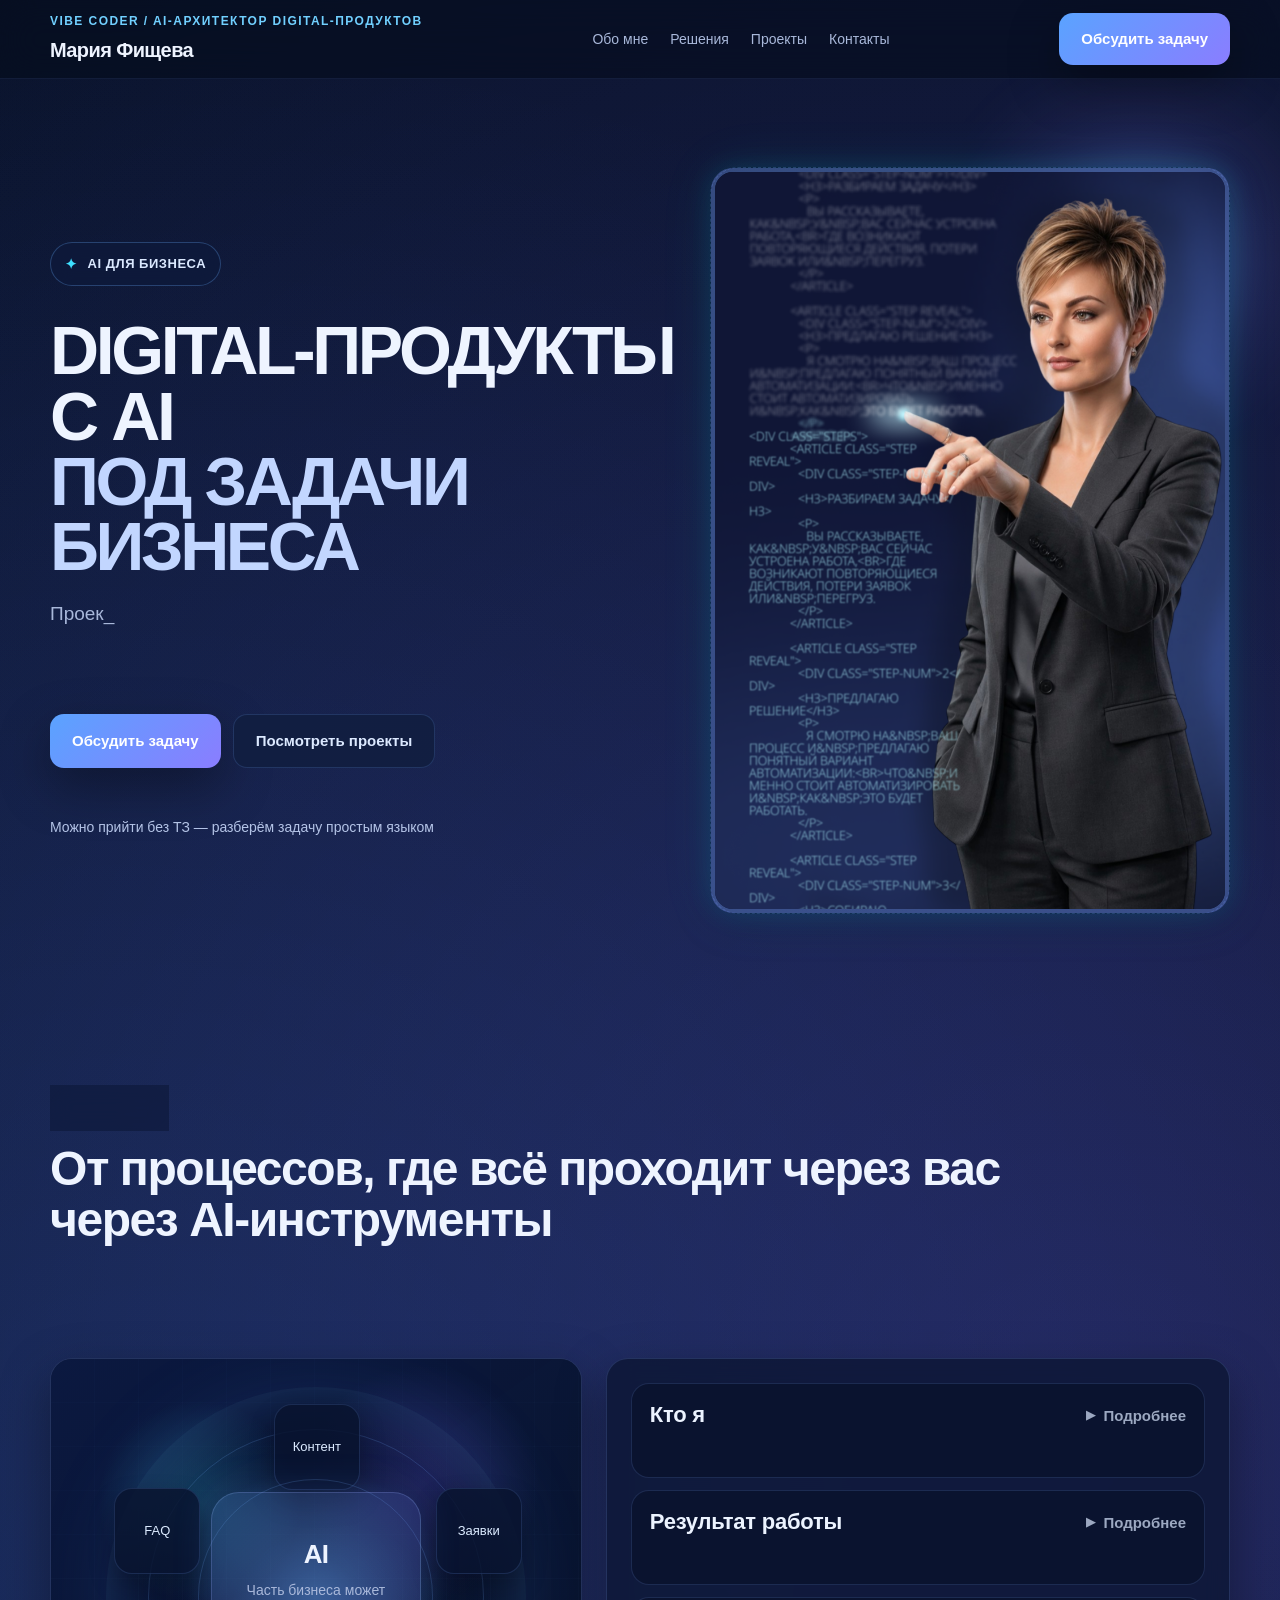
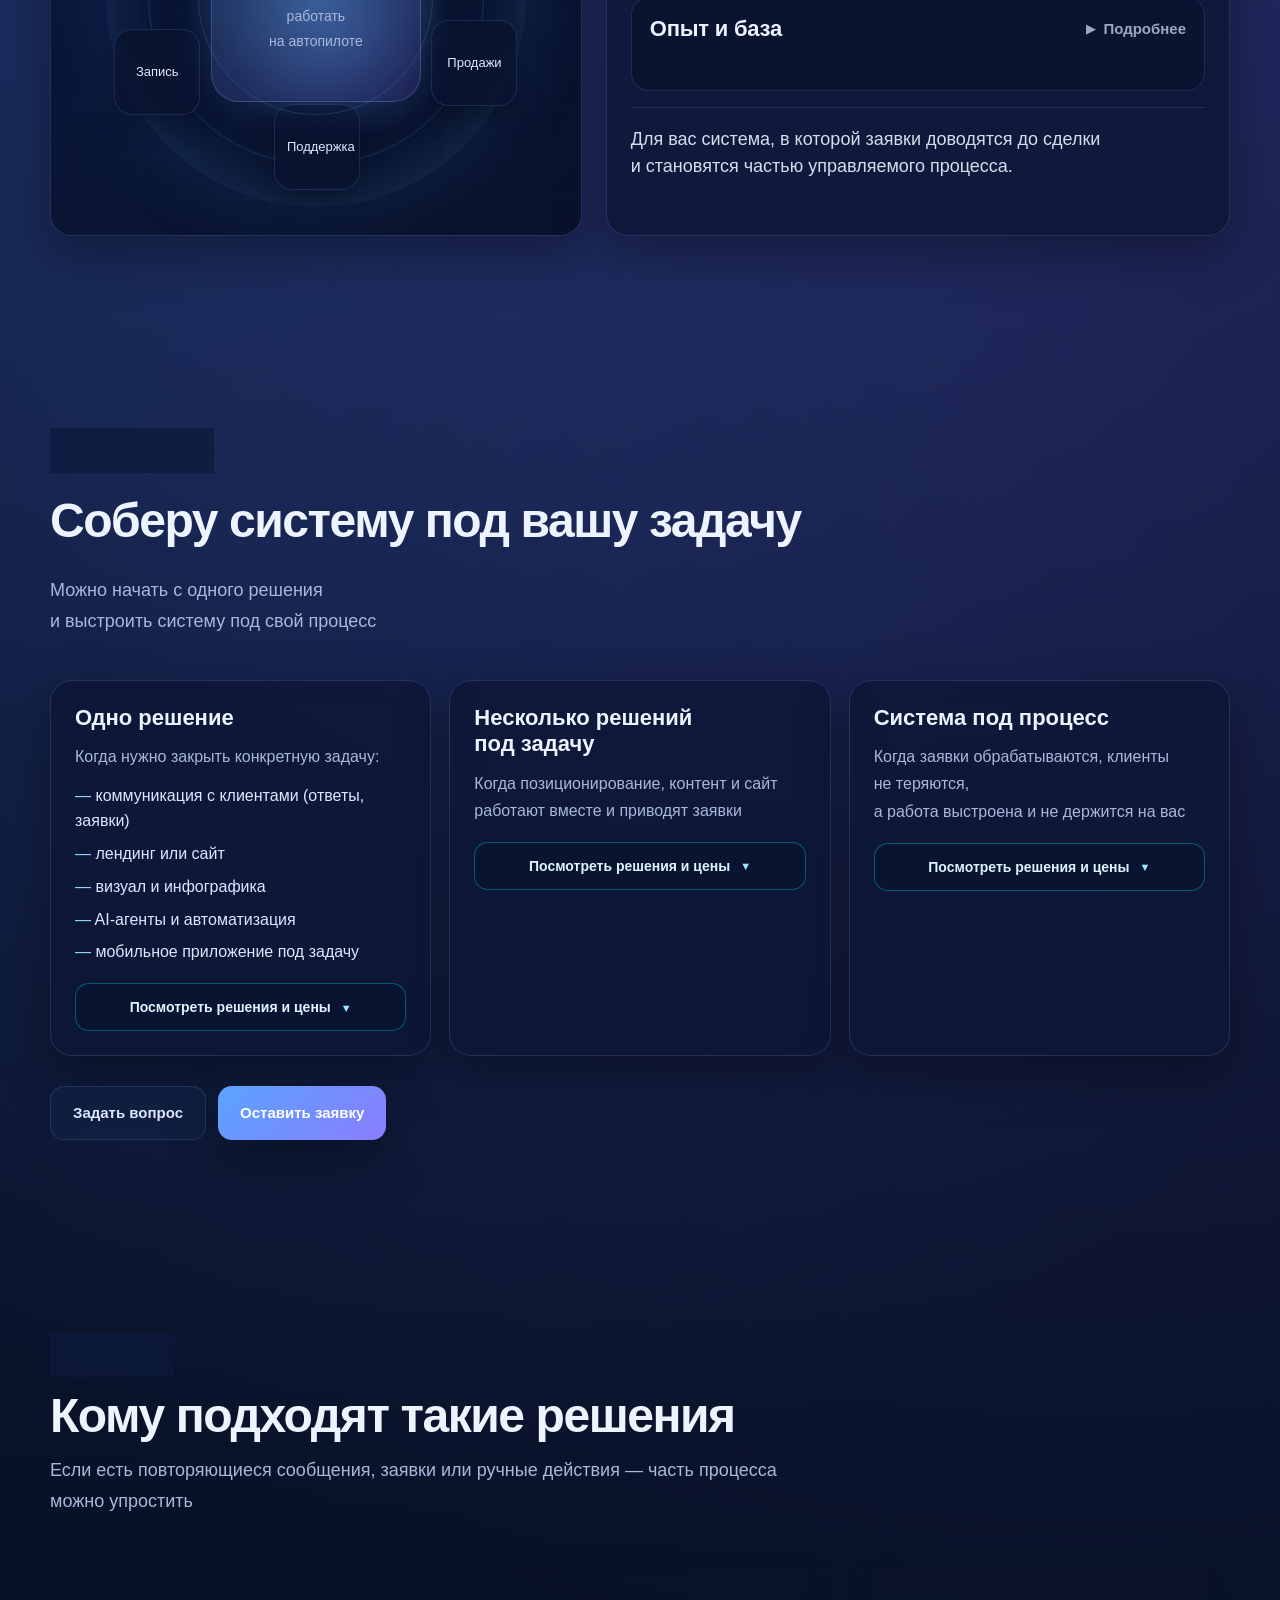
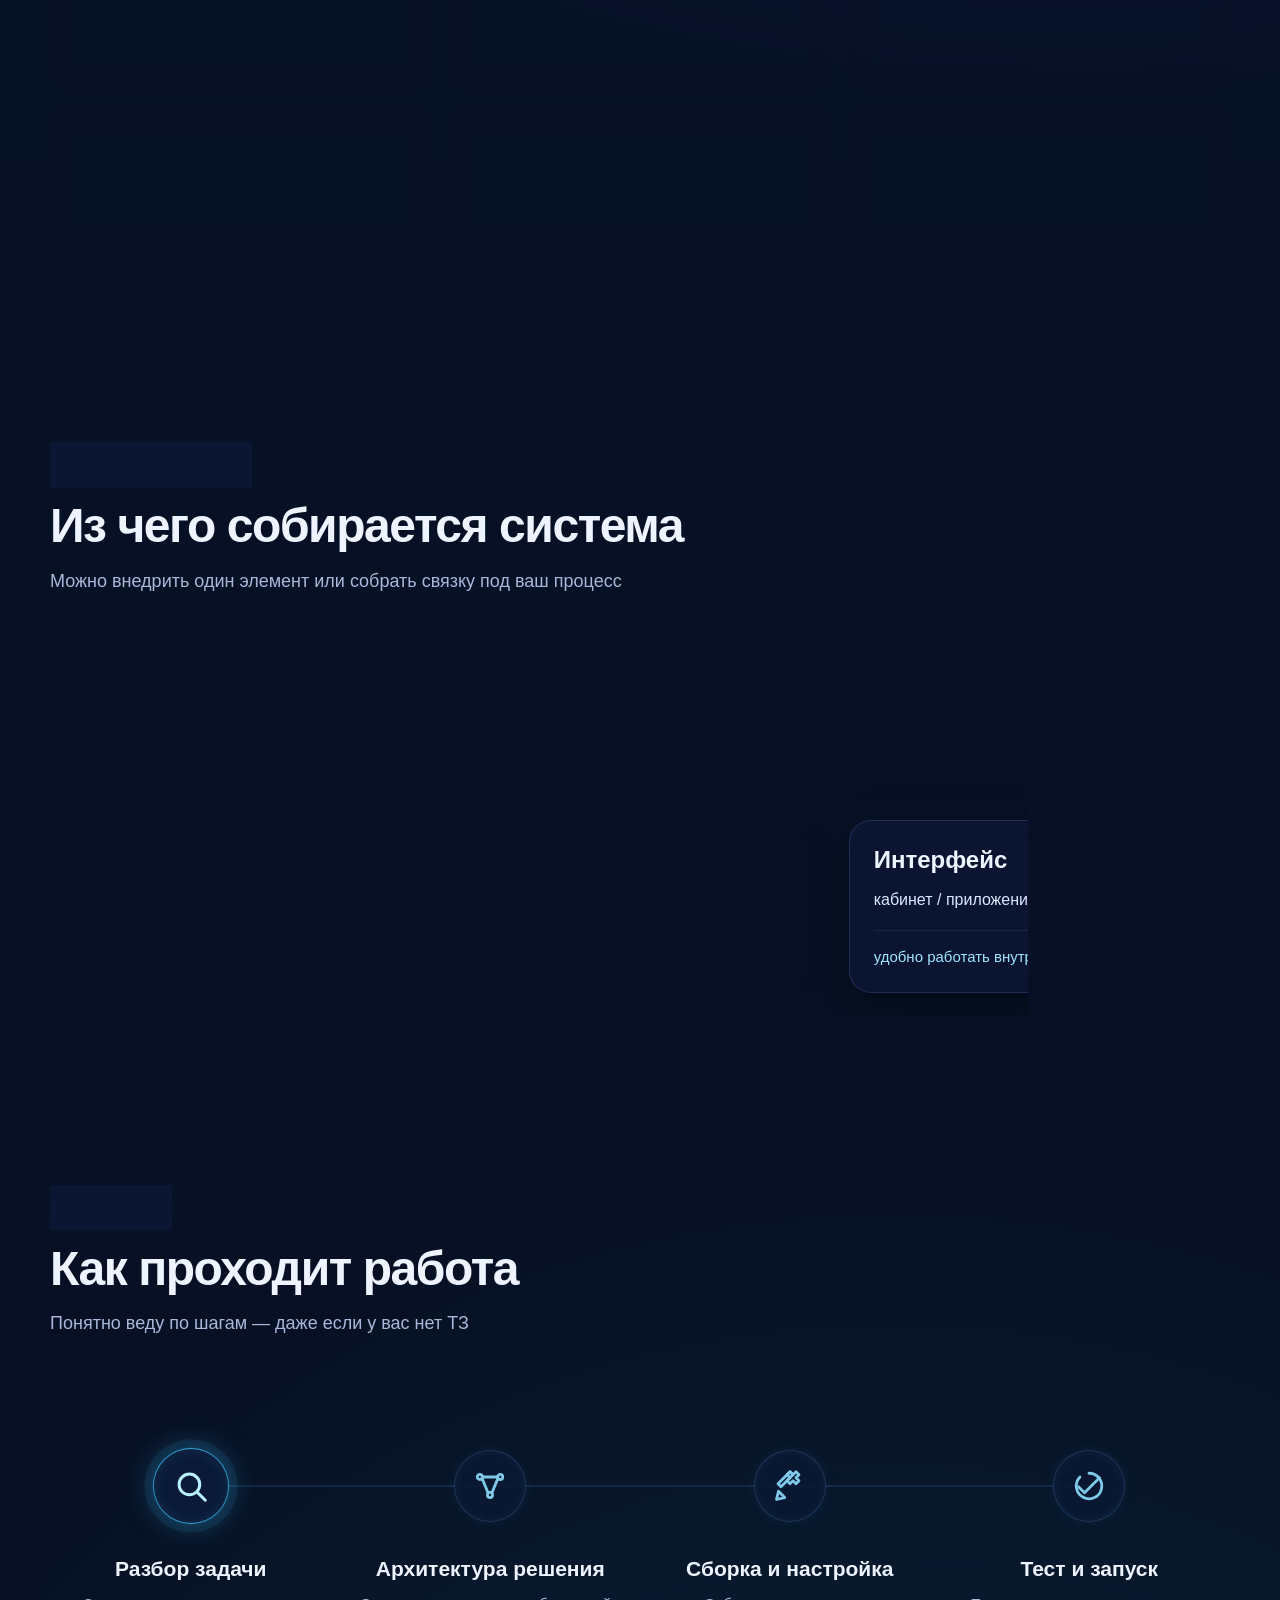
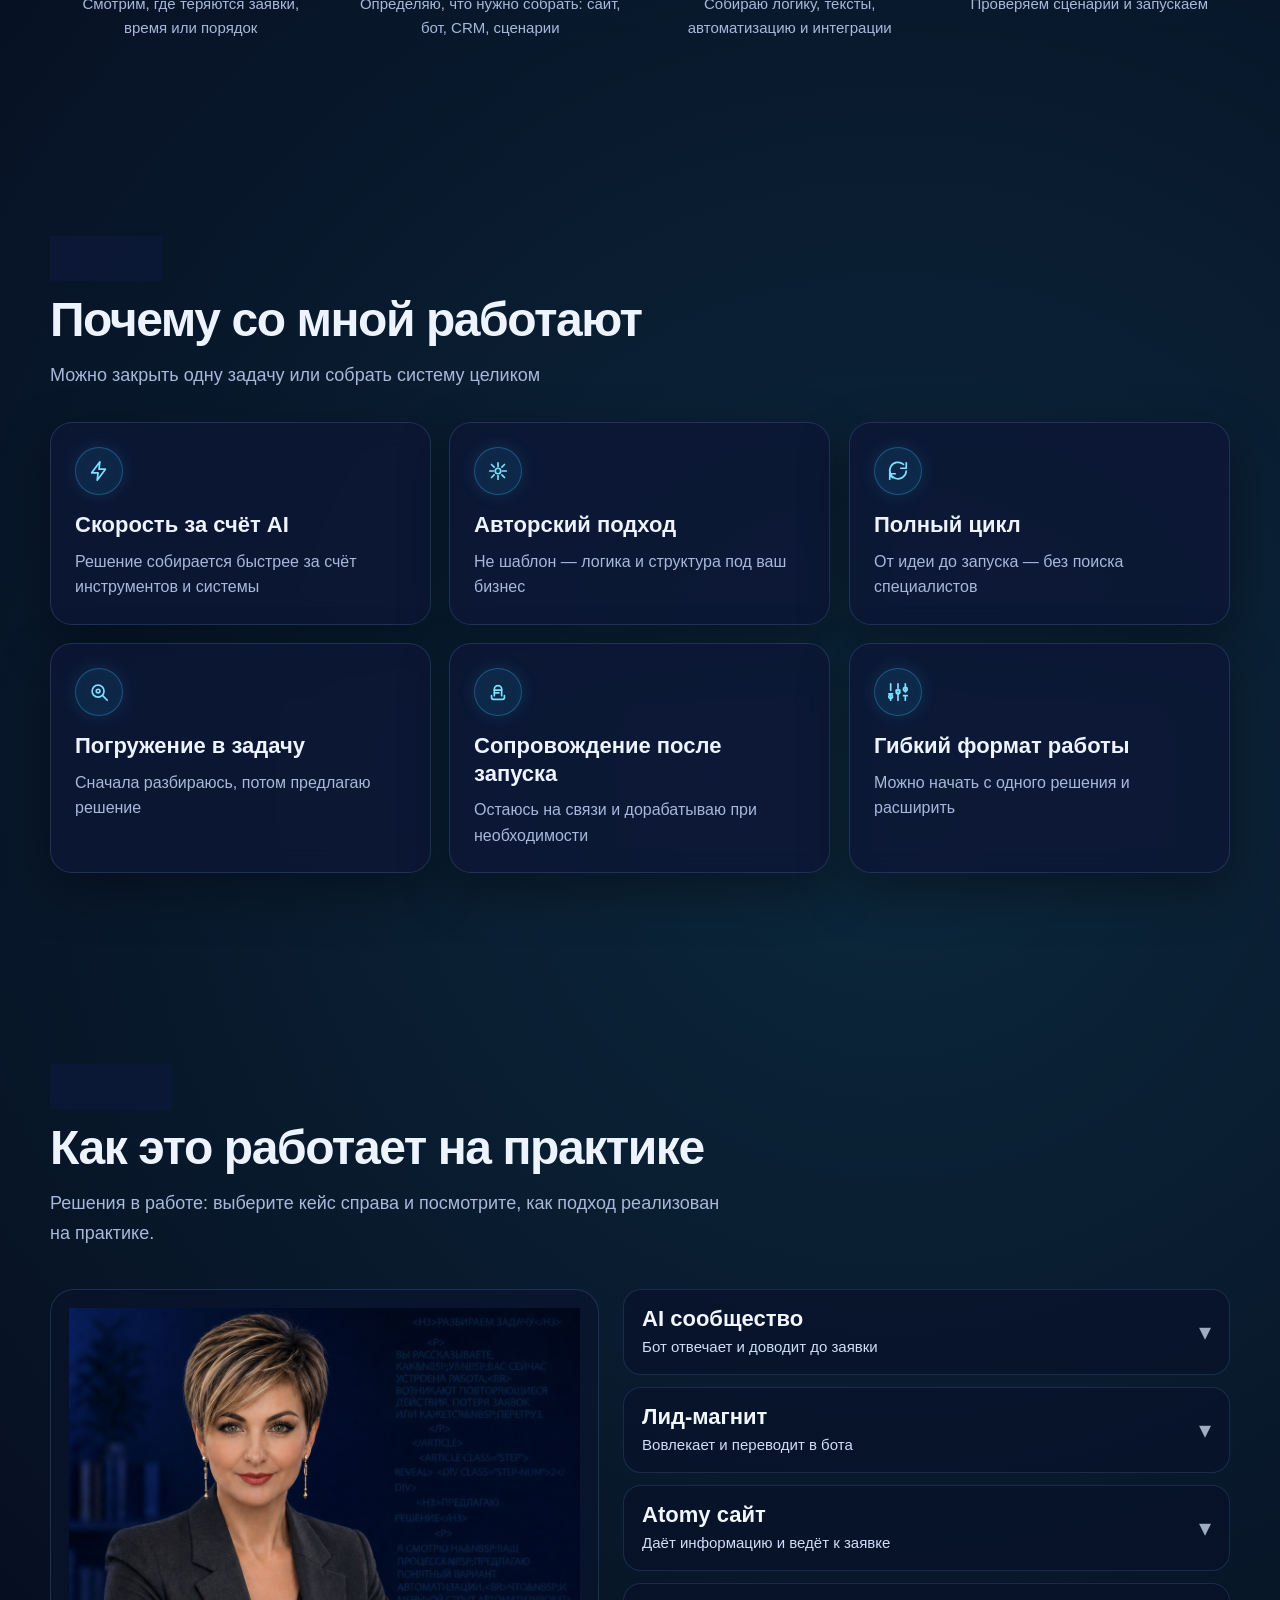
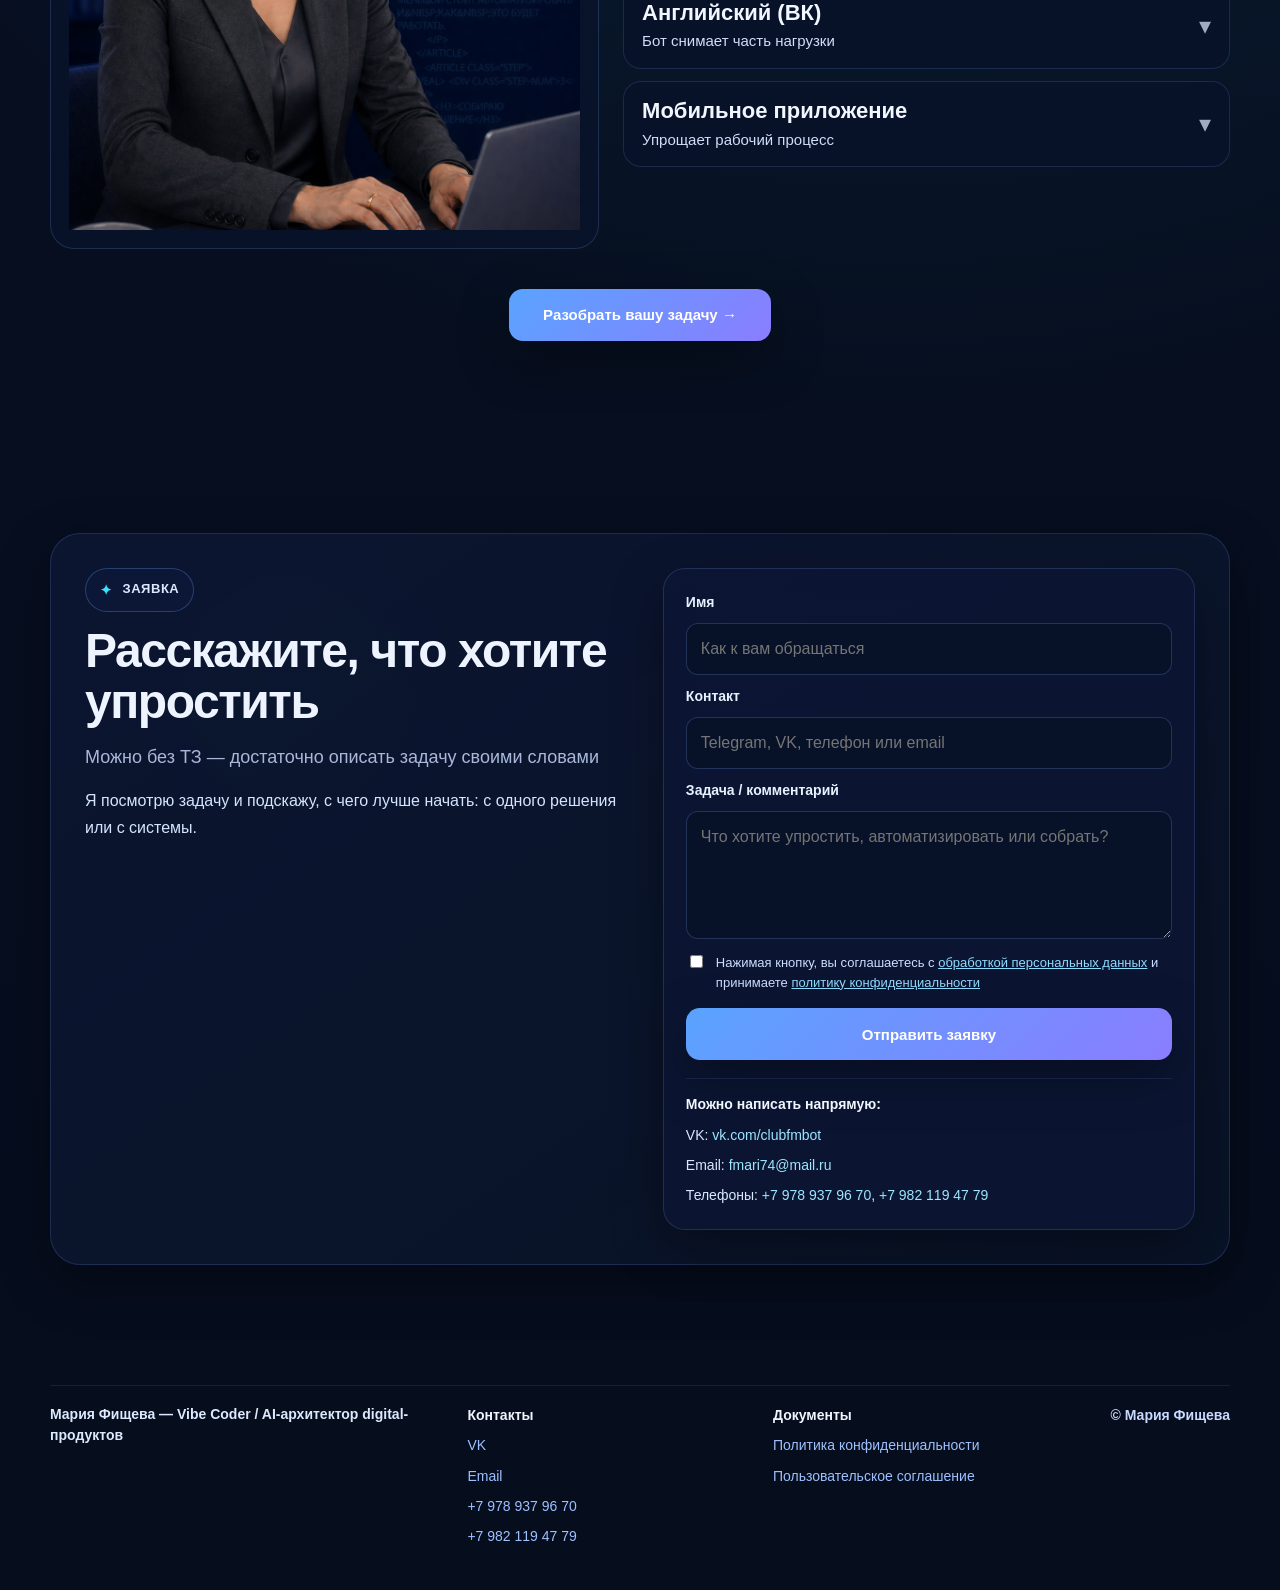
<file: index.html>
<!DOCTYPE html>
<html lang="ru">
<head>
  <meta charset="UTF-8" />
  <meta name="viewport" content="width=device-width, initial-scale=1.0" />
  <title>AI-ассистенты и&nbsp;чат-боты для&nbsp;бизнеса</title>
  <meta name="description" content="AI-ассистенты и&nbsp;чат-боты для&nbsp;бизнеса. Автоматизация заявок, ответов клиентам, консультаций и&nbsp;рутины. Простые решения под&nbsp;реальные задачи бизнеса." />
  <link rel="stylesheet" href="styles.css" />
</head>
<body>

  <header class="site-header">
    <div class="container header-inner">
      <div class="logo">
        <span class="logo-top">Vibe Coder / AI-архитектор digital-продуктов</span>
        <span class="logo-bottom">Мария Фищева</span>
      </div>

      <nav class="nav">
        <a href="#about">Обо&nbsp;мне</a>
        <a href="#automation">Решения</a>
        <a href="#cases">Проекты</a>
        <a href="#footer">Контакты</a>
      </nav>

      <div class="header-actions">
        <a class="btn btn-primary" href="https://vk.com/im/convo/-236022077?entrypoint=community_page&tab=all" target="_blank" rel="noopener noreferrer">Обсудить задачу</a>
      </div>
    </div>
  </header>

  <main>
    <section id="bot" class="hero">
      <div class="container hero-grid">
        <div class="hero-card reveal">
          <div class="badge">AI для бизнеса</div>

          <h1 class="hero-title">
            DIGITAL-ПРОДУКТЫ С&nbsp;AI<br>
            <span class="accent">ПОД ЗАДАЧИ БИЗНЕСА</span>
          </h1>

          <p class="hero-text">
            <span class="hero-typewriter"></span>
          </p>

          <div class="hero-actions">
            <a class="btn btn-primary" href="https://vk.com/im/convo/-236022077?entrypoint=community_page&tab=all" target="_blank" rel="noopener noreferrer">Обсудить задачу</a>
            <a class="btn btn-secondary" href="#cases">Посмотреть проекты</a>
          </div>

          <div class="hero-note">
            Можно прийти без&nbsp;ТЗ — разберём задачу простым языком
          </div>
        </div>

        <div class="hero-visual reveal">
          <img src="img/Frame-8.png" alt="AI композиция" />
        </div>
      </div>
    </section>

    <section id="about" class="section">
      <div class="container">
        <div class="badge reveal">Обо&nbsp;мне</div>
        <h2 class="section-title reveal about-typewriter-title">
          От процессов, где всё проходит через вас<br>
          через AI-инструменты<br>
          <span class="about-typewriter-line"></span>
        </h2>
        <div class="about-grid">
          <div class="card about-portrait reveal">
            <div class="visual-bg"></div>
            <div class="visual-network"></div>

            <div class="ai-core">
              <div class="orbit one">Контент</div>
              <div class="orbit two">Заявки</div>
              <div class="orbit three">Продажи</div>
              <div class="orbit four">Поддержка</div>
              <div class="orbit five">Запись</div>
              <div class="orbit six">FAQ</div>

              <div class="ai-center">
                <div>
                  <strong>AI</strong>
                  <span>Часть бизнеса может работать<br>на&nbsp;автопилоте</span>
                </div>
              </div>
            </div>
          </div>

          <div class="card about-accordion reveal">
            <div class="about-accordion-item">
              <button class="about-accordion-trigger" type="button" aria-expanded="false">
                <span class="about-accordion-title">Кто я</span>
                <span class="about-accordion-meta"><span class="about-accordion-arrow">▶</span>Подробнее</span>
              </button>
              <div class="about-accordion-panel">
                <div class="about-accordion-panel-inner">
                  <p>Проектирую и&nbsp;собираю AI-системы под&nbsp;реальные задачи:<br>от&nbsp;контента и&nbsp;сайта до&nbsp;автоматизации бизнес-процессов.</p>
                  <p>Внедряю AI-инструменты и&nbsp;собираю целостные системы,<br>которые автоматизируют и&nbsp;упрощают работу бизнеса.</p>
                </div>
              </div>
            </div>

            <div class="about-accordion-item">
              <button class="about-accordion-trigger" type="button" aria-expanded="false">
                <span class="about-accordion-title">Результат работы</span>
                <span class="about-accordion-meta"><span class="about-accordion-arrow">▶</span>Подробнее</span>
              </button>
              <div class="about-accordion-panel">
                <div class="about-accordion-panel-inner">
                  <p>Собираю разрозненные решения в&nbsp;единую систему бизнеса.</p>
                  <p>Работаю как&nbsp;с&nbsp;отдельными решениями, так&nbsp;и&nbsp;с&nbsp;системой в&nbsp;целом:<br>от&nbsp;точечных задач до&nbsp;проектирования и&nbsp;сборки архитектуры бизнеса.</p>
                </div>
              </div>
            </div>

            <div class="about-accordion-item">
              <button class="about-accordion-trigger" type="button" aria-expanded="false">
                <span class="about-accordion-title">Опыт и база</span>
                <span class="about-accordion-meta"><span class="about-accordion-arrow">▶</span>Подробнее</span>
              </button>
              <div class="about-accordion-panel">
                <div class="about-accordion-panel-inner">
                  <p>Бэкграунд в&nbsp;дизайне —<br>научил видеть, как&nbsp;продукт воспринимается и&nbsp;используется.</p>
                  <p>Работа с&nbsp;AI и&nbsp;prompt-инженерией —<br>управлять инструментами, а&nbsp;не&nbsp;просто применять их.</p>
                  <p>Создание AI-агентов и&nbsp;систем —<br>встраивать их в&nbsp;реальные процессы.</p>
                </div>
              </div>
            </div>

            <div class="about-accordion-summary">
              Для вас система, в&nbsp;которой заявки доводятся до&nbsp;сделки<br>и&nbsp;становятся частью управляемого процесса.
            </div>
          </div>
        </div>
      </div>
    </section>

    <section id="automation" class="section">
      <div class="container">
        <div class="badge reveal">С&nbsp;чего начать</div>
        <h2 class="section-title reveal">Соберу систему под&nbsp;вашу задачу</h2>
        <p class="section-subtitle reveal">
          Можно начать с&nbsp;одного решения<br>и&nbsp;выстроить систему под&nbsp;свой процесс
        </p>

        <div class="start-grid reveal">
          <article class="card start-card" tabindex="0" role="button" aria-pressed="false" data-service="single">
            <h3>Одно решение</h3>
            <p>Когда нужно закрыть конкретную задачу:</p>
            <ul class="start-list">
              <li>коммуникация с&nbsp;клиентами (ответы, заявки)</li>
              <li>лендинг или&nbsp;сайт</li>
              <li>визуал и&nbsp;инфографика</li>
              <li>AI-агенты и&nbsp;автоматизация</li>
              <li>мобильное приложение под&nbsp;задачу</li>
            </ul>
            <button class="start-card-btn" type="button">Посмотреть решения и&nbsp;цены</button>
            <div class="card-details">
              <button class="card-close" type="button" aria-label="Закрыть детали">×</button>
              <div class="card-details-grid">
                <article class="service-price-card">
                  <p class="service-price-name">Оформление сообщества</p>
                  <div class="service-price-value">от 3 000 ₽</div>
                </article>
                <article class="service-price-card">
                  <p class="service-price-name">Инфографика</p>
                  <div class="service-price-value">от 500 ₽ / слайд</div>
                </article>
                <article class="service-price-card">
                  <p class="service-price-name">Презентации</p>
                  <div class="service-price-value">от 5 000 ₽</div>
                </article>
                <article class="service-price-card">
                  <p class="service-price-name">Визуал: баннеры, флаеры, оформление</p>
                  <div class="service-price-value">от 1 000 ₽</div>
                </article>
                <article class="service-price-card">
                  <p class="service-price-name">Лендинг</p>
                  <div class="service-price-value">от 10 000 ₽</div>
                </article>
                <article class="service-price-card">
                  <p class="service-price-name">Сайт многостраничный</p>
                  <div class="service-price-value">от 30 000 ₽</div>
                </article>
                <article class="service-price-card">
                  <p class="service-price-name">Умные боты и автоответы</p>
                  <div class="service-price-value">от 15 000 ₽</div>
                </article>
                <article class="service-price-card">
                  <p class="service-price-name">Мобильное приложение под задачу</p>
                  <div class="service-price-value">от 30 000 ₽</div>
                </article>
              </div>
            </div>
          </article>

          <article class="card start-card" tabindex="0" role="button" aria-pressed="false" data-service="bundle">
            <h3>Несколько решений под&nbsp;задачу</h3>
            <p>
              Когда позиционирование, контент и&nbsp;сайт<br>работают вместе и&nbsp;приводят заявки
            </p>
            <button class="start-card-btn" type="button">Посмотреть решения и&nbsp;цены</button>
            <div class="card-details">
              <button class="card-close" type="button" aria-label="Закрыть детали">×</button>
              <div class="card-details-grid">
                <article class="service-price-card">
                  <p class="service-price-name">Автоматизация приёма заявок: бот + CRM</p>
                  <div class="service-price-value">от 25 000 ₽</div>
                </article>
                <article class="service-price-card">
                  <p class="service-price-name">Сайт с приёмом заявок</p>
                  <div class="service-price-value">от 40 000 ₽</div>
                </article>
                <article class="service-price-card">
                  <p class="service-price-name">Система контента с AI</p>
                  <div class="service-price-value">от 50 000 ₽</div>
                </article>
                <article class="service-price-card">
                  <p class="service-price-name">Коммуникация + автоматизация</p>
                  <div class="service-price-value">от 60 000 ₽</div>
                </article>
              </div>
            </div>
          </article>

          <article class="card start-card" tabindex="0" role="button" aria-pressed="false" data-service="system">
            <h3>Система под&nbsp;процесс</h3>
            <p>
              Когда заявки обрабатываются, клиенты не&nbsp;теряются,<br>а&nbsp;работа выстроена и&nbsp;не&nbsp;держится на&nbsp;вас
            </p>
            <button class="start-card-btn" type="button">Посмотреть решения и&nbsp;цены</button>
            <div class="card-details">
              <button class="card-close" type="button" aria-label="Закрыть детали">×</button>
              <div class="card-details-grid">
                <article class="service-price-card">
                  <p class="service-price-name">Автоматизация процессов</p>
                  <div class="service-price-value">от 40 000 ₽</div>
                </article>
                <article class="service-price-card">
                  <p class="service-price-name">Система под процесс</p>
                  <div class="service-price-value">от 90 000 ₽</div>
                </article>
                <article class="service-price-card">
                  <p class="service-price-name">Автоматизация + AI</p>
                  <div class="service-price-value">от 120 000 ₽</div>
                </article>
                <article class="service-price-card">
                  <p class="service-price-name">Полная система под бизнес</p>
                  <div class="service-price-value">от 150 000 ₽</div>
                </article>
              </div>
            </div>
          </article>
        </div>

        <div class="automation-cta reveal">
          <a class="btn btn-secondary" href="https://vk.com/im/convo/-236022077?entrypoint=community_page&tab=all" target="_blank" rel="noopener noreferrer">Задать вопрос</a>
          <a class="btn btn-primary" href="#request">Оставить заявку</a>
        </div>
      </div>
    </section>

    <section id="for-whom" class="section">
      <div class="container">
        <div class="badge reveal">Для&nbsp;кого</div>
        <h2 class="section-title reveal">Кому подходят такие решения</h2>
        <p class="section-subtitle reveal">
          Если есть повторяющиеся сообщения, заявки или&nbsp;ручные действия — часть процесса можно упростить
        </p>

        <div class="for-whom-grid">
          <article class="card reveal">
            <h3>Эксперты и&nbsp;консультанты</h3>
            <p>Много переписок, одни и&nbsp;те&nbsp;же вопросы, запись вручную</p>
          </article>

          <article class="card reveal">
            <h3>Онлайн-школы и&nbsp;обучение</h3>
            <p>Нужно объяснять программы и&nbsp;доводить до&nbsp;заявки</p>
          </article>

          <article class="card reveal">
            <h3>Сфера услуг</h3>
            <p>Постоянные сообщения, запись и&nbsp;уточнения</p>
          </article>

          <article class="card reveal">
            <h3>Интернет-магазины</h3>
            <p>Вопросы по&nbsp;товарам, наличию и&nbsp;доставке</p>
          </article>

          <article class="card reveal">
            <h3>Небольшой бизнес</h3>
            <p>Всё держится на&nbsp;вас и&nbsp;нет ресурса отвечать</p>
          </article>

          <article class="card reveal">
            <h3>Проекты с&nbsp;потоком сообщений</h3>
            <p>Пишут много, отвечать всем сложно</p>
          </article>
        </div>
      </div>
    </section>

    <section id="solutions" class="section">
      <div class="container">
        <div class="badge reveal">Форматы решений</div>
        <h2 class="section-title reveal">Из чего собирается система</h2>
        <p class="section-subtitle reveal">
          Можно внедрить один элемент или&nbsp;собрать связку под&nbsp;ваш процесс
        </p>

        <div class="solutions-grid">
          <article class="card solution-card reveal">
            <h3 class="card-title">Первый контакт</h3>
            <p class="card-description">сайт / лендинг / лид-магнит / квиз</p>
            <div class="card-result">человек понимает, что делать дальше</div>
          </article>

          <article class="card solution-card reveal">
            <h3 class="card-title">Коммуникация</h3>
            <p class="card-description">бот / автоответы / AI-консультант</p>
            <div class="card-result">отвечает и ведёт к следующему шагу</div>
          </article>

          <article class="card solution-card reveal">
            <h3 class="card-title">Заявка</h3>
            <p class="card-description">сбор / уточнение / фильтрация</p>
            <div class="card-result">вы получаете уже понятную заявку</div>
          </article>

          <article class="card solution-card reveal">
            <h3 class="card-title">Учёт заявок</h3>
            <p class="card-description">CRM / таблицы / уведомления</p>
            <div class="card-result">ничего не теряется и не висит</div>
          </article>

          <article class="card solution-card reveal">
            <h3 class="card-title">Автоматизация</h3>
            <p class="card-description">сценарии / логика / интеграции</p>
            <div class="card-result">процесс работает без ручного контроля</div>
          </article>

          <article class="card solution-card reveal">
            <h3 class="card-title">Интерфейс</h3>
            <p class="card-description">кабинет / приложение / система</p>
            <div class="card-result">удобно работать внутри процесса</div>
          </article>
        </div>
      </div>
    </section>

    <section id="process" class="section">
      <div class="container section-process">
        <div class="badge reveal">Процесс</div>
        <h2 class="section-title reveal">Как проходит работа</h2>
        <p class="section-subtitle reveal">
          Понятно веду по&nbsp;шагам — даже если у&nbsp;вас нет ТЗ
        </p>

        <div class="process-timeline reveal">
          <div class="process-line"></div>
          <div class="process-line-progress"></div>
          <div class="process-moving-icon" aria-hidden="true"></div>
          <div class="process-nodes">
            <article class="process-node is-active" data-step="1">
              <div class="process-node-number">1</div>
              <div class="process-node-icon">
                <svg viewBox="0 0 24 24" aria-hidden="true">
                  <circle cx="11" cy="11" r="6.5"></circle>
                  <line x1="16.3" y1="16.3" x2="21" y2="21"></line>
                </svg>
              </div>
              <h3 class="process-step-title">Разбор задачи</h3>
              <p class="process-step-text">Смотрим, где теряются заявки, время или&nbsp;порядок</p>
            </article>

            <article class="process-node" data-step="2">
              <div class="process-node-number">2</div>
              <div class="process-node-icon">
                <svg viewBox="0 0 24 24" aria-hidden="true">
                  <circle cx="5.2" cy="6" r="1.7"></circle>
                  <circle cx="18.8" cy="6" r="1.7"></circle>
                  <circle cx="12" cy="18" r="1.7"></circle>
                  <line x1="6.8" y1="7.1" x2="10.5" y2="16.1"></line>
                  <line x1="17.2" y1="7.1" x2="13.5" y2="16.1"></line>
                  <line x1="6.9" y1="6" x2="17.1" y2="6"></line>
                </svg>
              </div>
              <h3 class="process-step-title">Архитектура решения</h3>
              <p class="process-step-text">Определяю, что нужно собрать: сайт, бот, CRM, сценарии</p>
            </article>

            <article class="process-node" data-step="3">
              <div class="process-node-number">3</div>
              <div class="process-node-icon">
                <svg viewBox="0 0 24 24" aria-hidden="true">
                  <path d="M4 10.5l8-8 2 2-8 8z"></path>
                  <path d="M12 2.5l2 2 2-2 2 2-2 2 2 2-2 2-2-2-2 2-2-2 2-2-2-2z"></path>
                  <path d="M3 21l5.5-1.3L4.3 15.5z"></path>
                </svg>
              </div>
              <h3 class="process-step-title">Сборка и настройка</h3>
              <p class="process-step-text">Собираю логику, тексты, автоматизацию и интеграции</p>
            </article>

            <article class="process-node" data-step="4">
              <div class="process-node-number">4</div>
              <div class="process-node-icon">
                <svg viewBox="0 0 24 24" aria-hidden="true">
                  <path d="M5 12.5l4 4 10-10"></path>
                  <path d="M12 3.5a8.5 8.5 0 1 1-6 2.5"></path>
                </svg>
              </div>
              <h3 class="process-step-title">Тест и запуск</h3>
              <p class="process-step-text">Проверяем сценарии и запускаем</p>
            </article>
          </div>
        </div>
      </div>
    </section>

    <section id="benefits" class="section">
      <div class="container">
        <div class="badge reveal">Подход</div>
        <h2 class="section-title reveal">Почему со мной работают</h2>
        <p class="section-subtitle reveal">
          Можно закрыть одну задачу или собрать систему целиком
        </p>

        <div class="benefits-grid card-grid">
          <article class="card benefit reveal">
            <div class="card-icon" aria-hidden="true">
              <svg viewBox="0 0 24 24" fill="none" xmlns="http://www.w3.org/2000/svg">
                <path d="M13 2L4 14h7l-1 8 9-12h-7l1-8z" stroke="currentColor" stroke-width="1.85" stroke-linecap="round" stroke-linejoin="round"/>
              </svg>
            </div>
            <h3 class="card-title">Скорость за счёт AI</h3>
            <p class="card-text">Решение собирается быстрее за счёт инструментов и системы</p>
          </article>

          <article class="card benefit reveal">
            <div class="card-icon" aria-hidden="true">
              <svg viewBox="0 0 24 24" fill="none" xmlns="http://www.w3.org/2000/svg">
                <path d="M12 3v4M12 17v4M4.93 4.93l2.83 2.83M16.24 16.24l2.83 2.83M3 12h4M17 12h4M4.93 19.07l2.83-2.83M16.24 7.76l2.83-2.83" stroke="currentColor" stroke-width="1.85" stroke-linecap="round"/>
                <circle cx="12" cy="12" r="3" stroke="currentColor" stroke-width="1.85"/>
              </svg>
            </div>
            <h3 class="card-title">Авторский подход</h3>
            <p class="card-text">Не шаблон — логика и структура под ваш бизнес</p>
          </article>

          <article class="card benefit reveal">
            <div class="card-icon" aria-hidden="true">
              <svg viewBox="0 0 24 24" fill="none" xmlns="http://www.w3.org/2000/svg">
                <path d="M21 12a9 9 0 11-3-7.2M21 3v6h-6M3 12a9 9 0 003 7.2M3 21v-6h6" stroke="currentColor" stroke-width="1.85" stroke-linecap="round" stroke-linejoin="round"/>
              </svg>
            </div>
            <h3 class="card-title">Полный цикл</h3>
            <p class="card-text">От идеи до запуска — без поиска специалистов</p>
          </article>

          <article class="card benefit reveal">
            <div class="card-icon" aria-hidden="true">
              <svg viewBox="0 0 24 24" fill="none" xmlns="http://www.w3.org/2000/svg">
                <circle cx="11" cy="11" r="6.5" stroke="currentColor" stroke-width="1.85"/>
                <path d="M16.3 16.3L21 21" stroke="currentColor" stroke-width="1.85" stroke-linecap="round"/>
                <circle cx="11" cy="11" r="2" stroke="currentColor" stroke-width="1.85"/>
              </svg>
            </div>
            <h3 class="card-title">Погружение в задачу</h3>
            <p class="card-text">Сначала разбираюсь, потом предлагаю решение</p>
          </article>

          <article class="card benefit reveal">
            <div class="card-icon" aria-hidden="true">
              <svg viewBox="0 0 24 24" fill="none" xmlns="http://www.w3.org/2000/svg">
                <path d="M5 16v2a2 2 0 002 2h10a2 2 0 002-2v-2M8 16V9a4 4 0 118 0v7" stroke="currentColor" stroke-width="1.85" stroke-linecap="round" stroke-linejoin="round"/>
                <path d="M8 10h8M8 13h5" stroke="currentColor" stroke-width="1.85" stroke-linecap="round"/>
              </svg>
            </div>
            <h3 class="card-title">Сопровождение после запуска</h3>
            <p class="card-text">Остаюсь на связи и дорабатываю при необходимости</p>
          </article>

          <article class="card benefit reveal">
            <div class="card-icon" aria-hidden="true">
              <svg viewBox="0 0 24 24" fill="none" xmlns="http://www.w3.org/2000/svg">
                <path d="M4 21v-7M4 10V3M12 21v-9M12 8V3M20 21v-5M20 12V3M2 14h4M10 10h4M18 16h4" stroke="currentColor" stroke-width="1.85" stroke-linecap="round" stroke-linejoin="round"/>
                <circle cx="4" cy="17" r="2" stroke="currentColor" stroke-width="1.85"/>
                <circle cx="12" cy="12" r="2" stroke="currentColor" stroke-width="1.85"/>
                <circle cx="20" cy="9" r="2" stroke="currentColor" stroke-width="1.85"/>
              </svg>
            </div>
            <h3 class="card-title">Гибкий формат работы</h3>
            <p class="card-text">Можно начать с одного решения и расширить</p>
          </article>
        </div>
      </div>
    </section>

    <section id="cases" class="section">
      <div class="container">
        <div class="badge reveal">Проекты</div>
        <h2 class="section-title reveal">Как это работает на практике</h2>
        <p class="section-subtitle reveal">
          Решения в&nbsp;работе: выберите кейс справа и&nbsp;посмотрите,
          как&nbsp;подход реализован на&nbsp;практике.
        </p>

        <div class="projects-layout reveal">
          <div class="project-display">
            <img id="project-display-image" src="img/project-display.png" alt="Экран проекта" />
          </div>

          <div class="project-accordion">
            <article class="project-item" data-project-image="img/vk-ai-community.jpg">
              <button class="project-trigger" type="button" aria-expanded="false">
                <span class="project-head-main">AI сообщество</span>
                <span class="project-head-sub">Бот отвечает и доводит до заявки</span>
                <span class="project-arrow">▾</span>
              </button>
              <div class="project-panel">
                <img class="project-mobile-image" src="img/vk-ai-community.jpg" alt="AI сообщество" />
                <div class="project-panel-content">
                  <p><strong>Проблема:</strong> пользователю нужно быстро понять, что за решение ему подходит, и получить ответы без долгой переписки.</p>
                  <p><strong>Решение:</strong> сообщество ВКонтакте + бот-консультант со структурой общения.</p>
                  <p><strong>Как работает:</strong> бот отвечает на вопросы, помогает сориентироваться и доводит пользователя до заявки.</p>
                  <p>Бота можно посмотреть на примере: он отвечает на вопросы и доводит пользователя до заявки.</p>
                  <a class="btn btn-secondary project-inline-cta" href="https://vk.com/im/convo/-236022077?entrypoint=community_page&tab=all" target="_blank" rel="noopener noreferrer">Посмотреть бота в&nbsp;работе →</a>
                </div>
              </div>
            </article>

            <article class="project-item" data-project-image="img/lead-magnet-wheel.png">
              <button class="project-trigger" type="button" aria-expanded="false">
                <span class="project-head-main">Лид-магнит</span>
                <span class="project-head-sub">Вовлекает и переводит в бота</span>
                <span class="project-arrow">▾</span>
              </button>
              <div class="project-panel">
                <img class="project-mobile-image" src="img/lead-magnet-wheel.png" alt="Лид-магнит" />
                <div class="project-panel-content">
                  <p><strong>Проблема:</strong> нужно вовлечь человека до заявки, а не просто показать информацию.</p>
                  <p><strong>Решение:</strong> интерактив “Колесо” + переход в бота.</p>
                  <p><strong>Как работает:</strong> пользователь проходит механику, получает интерес к теме и продолжает общение в боте.</p>
                </div>
              </div>
            </article>

            <article class="project-item" data-project-image="img/atomy-site.jpg">
              <button class="project-trigger" type="button" aria-expanded="false">
                <span class="project-head-main">Atomy сайт</span>
                <span class="project-head-sub">Даёт информацию и ведёт к заявке</span>
                <span class="project-arrow">▾</span>
              </button>
              <div class="project-panel">
                <img class="project-mobile-image" src="img/atomy-site.jpg" alt="Atomy сайт" />
                <div class="project-panel-content">
                  <p><strong>Проблема:</strong> информации много, пользователю сложно быстро разобраться и понять следующий шаг.</p>
                  <p><strong>Решение:</strong> сайт с понятной структурой + переход в бота.</p>
                  <p><strong>Как работает:</strong> пользователь изучает информацию, задаёт вопросы в боте и может оставить заявку.</p>
                </div>
              </div>
            </article>

            <article class="project-item" data-project-image="img/confidential-project.png">
              <button class="project-trigger" type="button" aria-expanded="false">
                <span class="project-head-main">Английский (ВК)</span>
                <span class="project-head-sub">Бот снимает часть нагрузки</span>
                <span class="project-arrow">▾</span>
              </button>
              <div class="project-panel">
                <img class="project-mobile-image" src="img/confidential-project.png" alt="Конфиденциальный проект" />
                <div class="project-panel-content">
                  <p><strong>Проблема:</strong> много повторяющихся вопросов, которые забирают время у преподавателя.</p>
                  <p><strong>Решение:</strong> в существующее сообщество подключён бот-консультант.</p>
                  <p><strong>Как работает:</strong> бот отвечает на частые вопросы,<br>помогает сориентироваться,<br>направляет на пробное занятие<br>и записывает на него.</p>
                </div>
              </div>
            </article>

            <article class="project-item" data-project-image="img/mobile-badge-app-1.jpg">
              <button class="project-trigger" type="button" aria-expanded="false">
                <span class="project-head-main">Мобильное приложение</span>
                <span class="project-head-sub">Упрощает рабочий процесс</span>
                <span class="project-arrow">▾</span>
              </button>
              <div class="project-panel">
                <img class="project-mobile-image" src="img/mobile-badge-app-1.jpg" alt="Мобильное приложение" />
                <div class="project-panel-content">
                  <p><strong>Проблема:</strong> печать бейджей занимала лишние действия и время.</p>
                  <p><strong>Решение:</strong> мобильное приложение под конкретный рабочий процесс.</p>
                  <p><strong>Как работает:</strong> сотрудник быстро формирует данные для бейджа<br>и отправляет его прямо в печать.</p>
                </div>
              </div>
            </article>
          </div>
        </div>

        <div class="cases-cta reveal">
          <a class="btn btn-primary" href="https://vk.com/im/convo/-236022077?entrypoint=community_page&tab=all" target="_blank" rel="noopener noreferrer">Разобрать вашу задачу →</a>
        </div>
      </div>
    </section>

    <section id="request" class="section">
      <div class="container">
        <div class="contact-box reveal">
          <div class="contact-grid">
            <div class="contact-copy">
              <div class="badge">Заявка</div>
              <h2 class="section-title">Расскажите, что хотите упростить</h2>
              <p class="section-subtitle">
                Можно без&nbsp;ТЗ — достаточно описать задачу своими словами
              </p>
              <p class="contact-extra">
                Я посмотрю задачу и&nbsp;подскажу, с&nbsp;чего лучше начать: с&nbsp;одного решения или с&nbsp;системы.
              </p>
            </div>

            <div class="card contact-form-card">
              <form class="contact-form" method="post" action="#">
                <label class="form-label" for="contact-name">Имя</label>
                <input id="contact-name" class="form-input" type="text" name="name" placeholder="Как к вам обращаться" required>

                <label class="form-label" for="contact-contact">Контакт</label>
                <input id="contact-contact" class="form-input" type="text" name="contact" placeholder="Telegram, VK, телефон или email" required>

                <label class="form-label" for="contact-task">Задача / комментарий</label>
                <textarea id="contact-task" class="form-textarea" name="task" placeholder="Что хотите упростить, автоматизировать или собрать?" rows="4" required></textarea>

                <label class="form-consent">
                  <input type="checkbox" name="privacy" required>
                  <span>Нажимая кнопку, вы соглашаетесь с <a href="privacy.html">обработкой персональных данных</a> и принимаете <a href="privacy.html">политику конфиденциальности</a></span>
                </label>

                <button class="btn btn-primary" type="submit">Отправить заявку</button>
              </form>

              <div class="contact-direct">
                <strong>Можно написать напрямую:</strong>
                <span>VK: <a href="https://vk.com/clubfmbot" target="_blank" rel="noopener noreferrer">vk.com/clubfmbot</a></span>
                <span>Email: <a href="mailto:fmari74@mail.ru">fmari74@mail.ru</a></span>
                <span>Телефоны: <a href="tel:+79789379670">+7 978 937 96 70</a>, <a href="tel:+79821194779">+7 982 119 47 79</a></span>
              </div>
            </div>
          </div>
        </div>
      </div>
    </section>
  </main>

  <footer class="footer" id="footer">
    <div class="container footer-inner footer-grid">
      <div class="footer-col">
        <div class="footer-title">Мария Фищева — Vibe Coder / AI-архитектор digital-продуктов</div>
      </div>
      <div class="footer-col">
        <div class="footer-heading">Контакты</div>
        <a href="https://vk.com/clubfmbot" target="_blank" rel="noopener noreferrer">VK</a>
        <a href="mailto:fmari74@mail.ru">Email</a>
        <a href="tel:+79789379670">+7 978 937 96 70</a>
        <a href="tel:+79821194779">+7 982 119 47 79</a>
      </div>
      <div class="footer-col">
        <div class="footer-heading">Документы</div>
        <a href="privacy.html">Политика конфиденциальности</a>
        <a href="terms.html">Пользовательское соглашение</a>
      </div>
      <div class="footer-col footer-copy">© Мария Фищева</div>
    </div>
  </footer>

  <script src="script.js" defer></script>
</body>
</html>
</file>
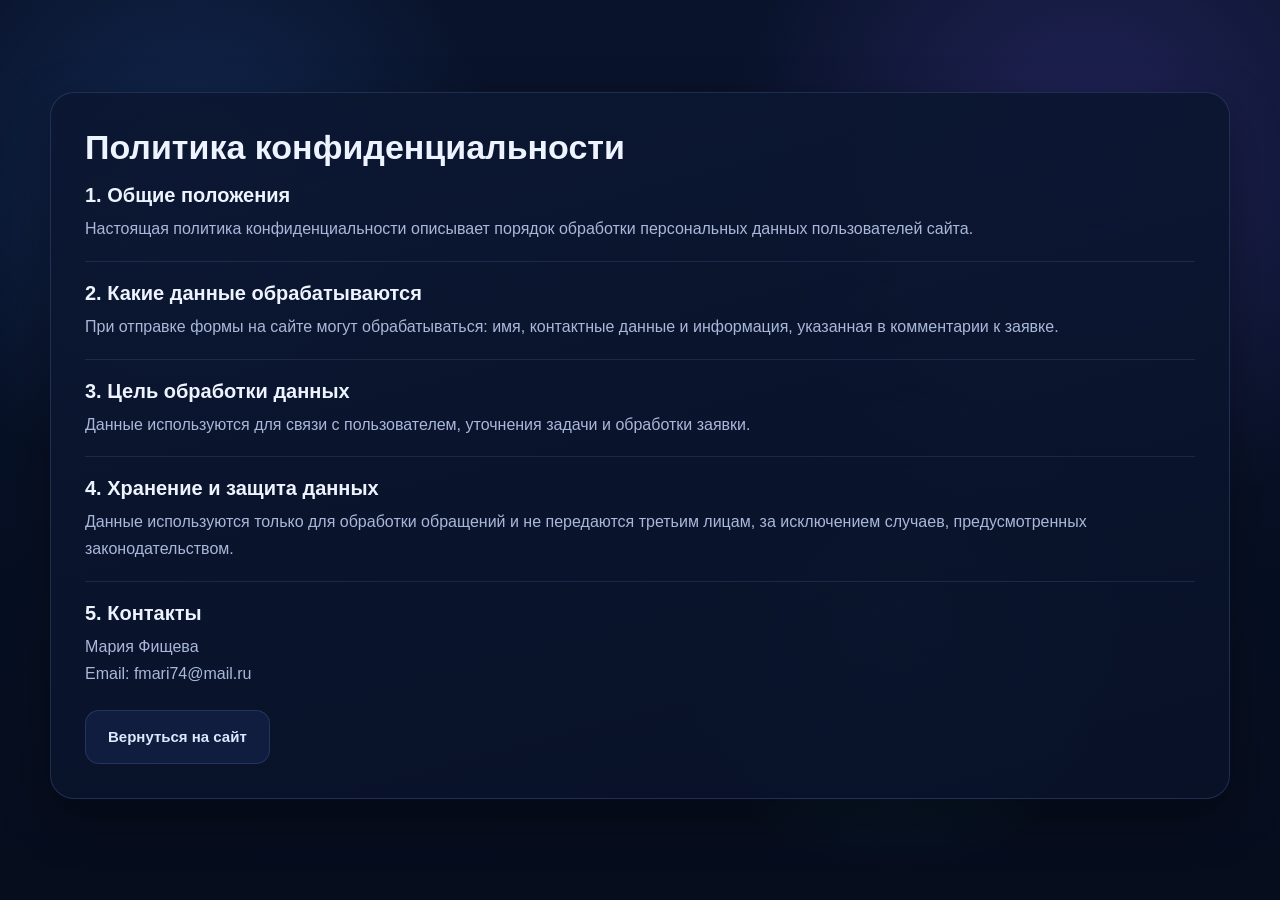
<file: privacy.html>
<!DOCTYPE html>
<html lang="ru">
<head>
  <meta charset="UTF-8" />
  <meta name="viewport" content="width=device-width, initial-scale=1.0" />
  <title>Политика конфиденциальности</title>
  <link rel="stylesheet" href="styles.css" />
  <style>
    .legal-page {
      padding: clamp(56px, 8vw, 92px) 0;
    }
    .legal-card {
      background: linear-gradient(165deg, rgba(12, 23, 50, 0.94), rgba(9, 18, 40, 0.88));
      border: 1px solid rgba(132, 167, 255, 0.18);
      border-radius: 24px;
      padding: clamp(22px, 3.4vw, 34px);
      box-shadow: var(--shadow);
    }
    .legal-card h2 {
      margin: 0 0 14px;
      font-size: clamp(24px, 3vw, 34px);
      line-height: 1.2;
    }
    .legal-section + .legal-section {
      margin-top: 18px;
      padding-top: 18px;
      border-top: 1px solid rgba(127, 160, 255, 0.14);
    }
    .legal-section h3 {
      margin: 0 0 8px;
      font-size: 20px;
      line-height: 1.3;
    }
    .legal-section p {
      margin: 0;
      color: var(--muted);
      line-height: 1.68;
    }
    .legal-back {
      margin-top: 22px;
    }
  </style>
</head>
<body>
  <main class="legal-page">
    <div class="container">
      <div class="legal-card">
        <h2>Политика конфиденциальности</h2>

        <section class="legal-section">
          <h3>1. Общие положения</h3>
          <p>Настоящая политика конфиденциальности описывает порядок обработки персональных данных пользователей сайта.</p>
        </section>

        <section class="legal-section">
          <h3>2. Какие данные обрабатываются</h3>
          <p>При отправке формы на сайте могут обрабатываться: имя, контактные данные и информация, указанная в комментарии к заявке.</p>
        </section>

        <section class="legal-section">
          <h3>3. Цель обработки данных</h3>
          <p>Данные используются для связи с пользователем, уточнения задачи и обработки заявки.</p>
        </section>

        <section class="legal-section">
          <h3>4. Хранение и защита данных</h3>
          <p>Данные используются только для обработки обращений и не передаются третьим лицам, за исключением случаев, предусмотренных законодательством.</p>
        </section>

        <section class="legal-section">
          <h3>5. Контакты</h3>
          <p>Мария Фищева<br>Email: <a href="mailto:fmari74@mail.ru">fmari74@mail.ru</a></p>
        </section>

        <div class="legal-back">
          <a class="btn btn-secondary" href="index.html">Вернуться на сайт</a>
        </div>
      </div>
    </div>
  </main>
</body>
</html>
</file>
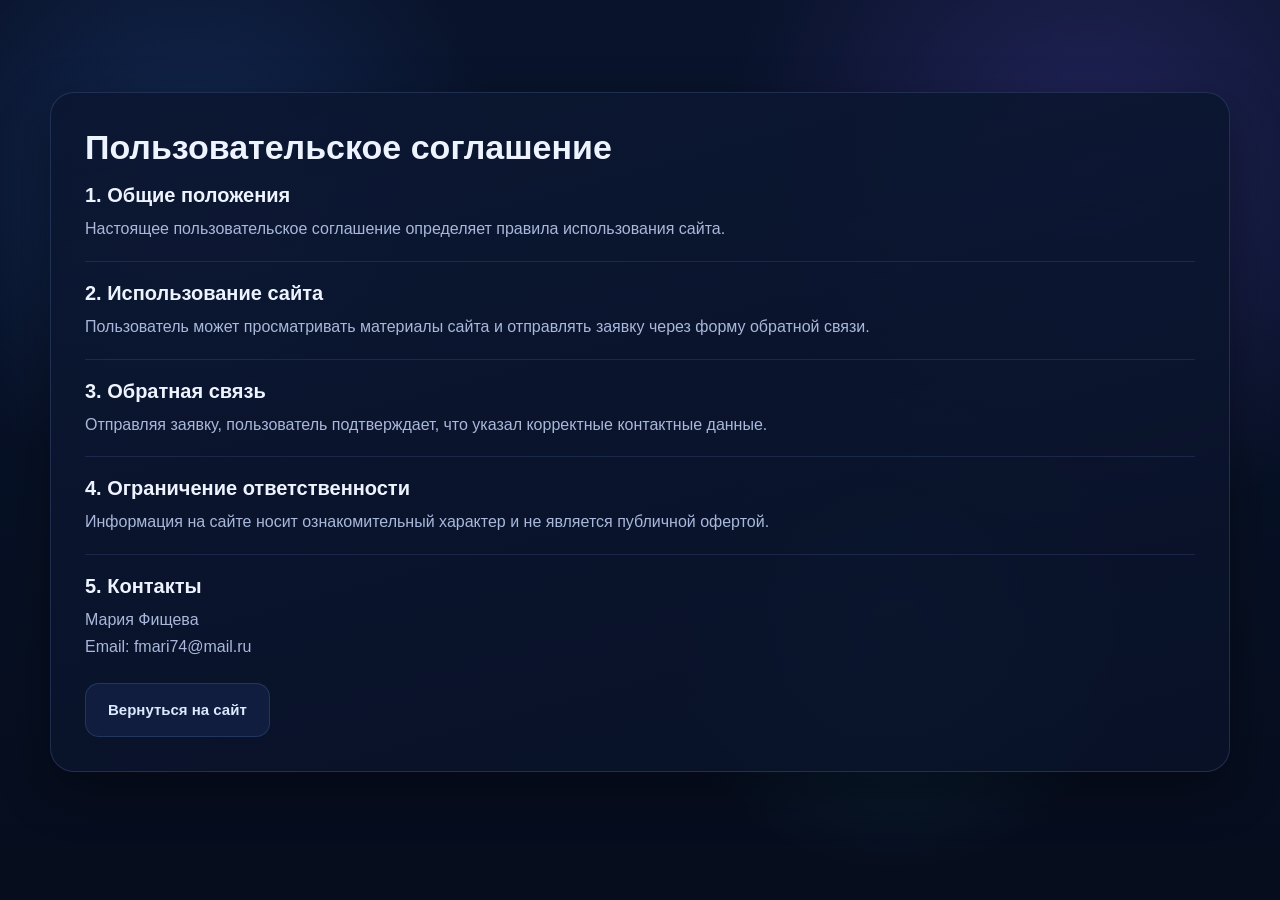
<file: terms.html>
<!DOCTYPE html>
<html lang="ru">
<head>
  <meta charset="UTF-8" />
  <meta name="viewport" content="width=device-width, initial-scale=1.0" />
  <title>Пользовательское соглашение</title>
  <link rel="stylesheet" href="styles.css" />
  <style>
    .legal-page {
      padding: clamp(56px, 8vw, 92px) 0;
    }
    .legal-card {
      background: linear-gradient(165deg, rgba(12, 23, 50, 0.94), rgba(9, 18, 40, 0.88));
      border: 1px solid rgba(132, 167, 255, 0.18);
      border-radius: 24px;
      padding: clamp(22px, 3.4vw, 34px);
      box-shadow: var(--shadow);
    }
    .legal-card h2 {
      margin: 0 0 14px;
      font-size: clamp(24px, 3vw, 34px);
      line-height: 1.2;
    }
    .legal-section + .legal-section {
      margin-top: 18px;
      padding-top: 18px;
      border-top: 1px solid rgba(127, 160, 255, 0.14);
    }
    .legal-section h3 {
      margin: 0 0 8px;
      font-size: 20px;
      line-height: 1.3;
    }
    .legal-section p {
      margin: 0;
      color: var(--muted);
      line-height: 1.68;
    }
    .legal-back {
      margin-top: 22px;
    }
  </style>
</head>
<body>
  <main class="legal-page">
    <div class="container">
      <div class="legal-card">
        <h2>Пользовательское соглашение</h2>

        <section class="legal-section">
          <h3>1. Общие положения</h3>
          <p>Настоящее пользовательское соглашение определяет правила использования сайта.</p>
        </section>

        <section class="legal-section">
          <h3>2. Использование сайта</h3>
          <p>Пользователь может просматривать материалы сайта и отправлять заявку через форму обратной связи.</p>
        </section>

        <section class="legal-section">
          <h3>3. Обратная связь</h3>
          <p>Отправляя заявку, пользователь подтверждает, что указал корректные контактные данные.</p>
        </section>

        <section class="legal-section">
          <h3>4. Ограничение ответственности</h3>
          <p>Информация на сайте носит ознакомительный характер и не является публичной офертой.</p>
        </section>

        <section class="legal-section">
          <h3>5. Контакты</h3>
          <p>Мария Фищева<br>Email: <a href="mailto:fmari74@mail.ru">fmari74@mail.ru</a></p>
        </section>

        <div class="legal-back">
          <a class="btn btn-secondary" href="index.html">Вернуться на сайт</a>
        </div>
      </div>
    </div>
  </main>
</body>
</html>
</file>
<file: styles.css>
﻿:root {
  --bg: #071126;
  --bg-soft: #0b1735;
  --card: rgba(13, 23, 53, 0.82);
  --card-strong: rgba(11, 21, 46, 0.96);
  --text: #eef4ff;
  --muted: #a9b8da;
  --line: rgba(132, 167, 255, 0.18);
  --primary: #5aa3ff;
  --primary-2: #71d0ff;
  --accent: #8a7dff;
  --accent-2: #3fe0ff;
  --success: #7cf3c7;
  --shadow: 0 18px 50px rgba(0, 0, 0, 0.35);
  --radius-xl: 28px;
  --radius-lg: 22px;
  --radius-md: 16px;
  --container: 1180px;
  --space-1: 10px;
  --space-2: 14px;
  --space-3: 18px;
  --space-4: 24px;
  --space-5: 32px;
  --space-6: 40px;
}

* {
  box-sizing: border-box;
}

html {
  scroll-behavior: smooth;
}

body {
  margin: 0;
  font-family: Arial, Helvetica, sans-serif;
  color: var(--text);
  line-height: 1.6;
  background:
    radial-gradient(circle at 15% 20%, rgba(64, 136, 255, 0.18), transparent 24%),
    radial-gradient(circle at 85% 18%, rgba(125, 95, 255, 0.22), transparent 28%),
    radial-gradient(circle at 70% 70%, rgba(49, 219, 255, 0.12), transparent 22%),
    linear-gradient(180deg, #09132b 0%, #071126 42%, #060d1d 100%);
  min-height: 100vh;
  overflow-x: hidden;
}

body::before {
  content: "";
  position: fixed;
  inset: 0;
  pointer-events: none;
  background:
    linear-gradient(rgba(255,255,255,0.03) 1px, transparent 1px),
    linear-gradient(90deg, rgba(255,255,255,0.03) 1px, transparent 1px);
  background-size: 44px 44px;
  mask-image: linear-gradient(to bottom, rgba(0,0,0,0.65), rgba(0,0,0,0.08));
  opacity: 0.22;
}

a {
  color: inherit;
  text-decoration: none;
}

.container {
  width: min(var(--container), calc(100% - 32px));
  margin: 0 auto;
}

.section {
  padding: clamp(72px, 8vw, 96px) 0;
  position: relative;
}

.section-title {
  margin: 0 0 14px;
  font-size: clamp(30px, 4vw, 48px);
  line-height: 1.06;
  font-weight: 800;
  letter-spacing: -0.03em;
}

.section-subtitle {
  max-width: 760px;
  margin: 0 0 var(--space-5);
  color: var(--muted);
  font-size: clamp(17px, 2vw, 18px);
  line-height: 1.68;
}

.badge {
  display: inline-flex;
  align-items: center;
  gap: 10px;
  padding: 10px 14px;
  border-radius: 999px;
  border: 1px solid rgba(106, 176, 255, 0.28);
  background: rgba(14, 26, 59, 0.68);
  color: #dbe9ff;
  font-size: 13px;
  font-weight: 700;
  letter-spacing: 0.04em;
  text-transform: uppercase;
  backdrop-filter: blur(10px);
  margin-bottom: var(--space-2);
}

.badge::before {
  content: "✦";
  color: var(--accent-2);
  font-size: 14px;
}

.site-header {
  position: sticky;
  top: 0;
  z-index: 50;
  backdrop-filter: blur(18px);
  background: rgba(5, 11, 26, 0.55);
  border-bottom: 1px solid rgba(123, 156, 255, 0.1);
}

.header-inner {
  min-height: 78px;
  display: flex;
  align-items: center;
  justify-content: space-between;
  gap: 18px;
}

.logo {
  display: flex;
  flex-direction: column;
  gap: 3px;
  font-weight: 800;
}

.logo-top {
  font-size: 12px;
  color: var(--primary-2);
  letter-spacing: 0.12em;
  text-transform: uppercase;
}

.logo-bottom {
  font-size: 20px;
  letter-spacing: -0.03em;
}

.nav {
  display: flex;
  align-items: center;
  gap: 22px;
}

.nav a {
  color: var(--muted);
  font-size: 14px;
  transition: 0.2s ease;
}

.nav a:hover {
  color: #fff;
}

.header-actions {
  display: flex;
  align-items: center;
  gap: 12px;
}

.btn {
  display: inline-flex;
  align-items: center;
  justify-content: center;
  gap: 10px;
  border: none;
  cursor: pointer;
  transition:
    transform 0.26s ease,
    box-shadow 0.26s ease,
    background 0.26s ease,
    filter 0.26s ease,
    border-color 0.26s ease;
  font-weight: 700;
  font-size: 15px;
  min-height: 52px;
  padding: 14px 22px;
  border-radius: 14px;
  box-shadow: var(--shadow);
}

.btn:hover {
  transform: translateY(-2px) scale(1.04);
}

.btn:active {
  transform: translateY(0) scale(1.02);
  transition-duration: 0.18s;
}

.btn-primary {
  color: #fff;
  background: linear-gradient(135deg, var(--primary), var(--accent));
}

.btn-primary:hover {
  filter: brightness(1.08) saturate(1.05);
  box-shadow: 0 22px 52px rgba(90, 163, 255, 0.28);
}

.btn-secondary {
  color: #dce9ff;
  background: rgba(18, 31, 64, 0.92);
  border: 1px solid rgba(109, 160, 255, 0.18);
  box-shadow: none;
}

.btn-secondary:hover {
  background: rgba(28, 44, 88, 0.96);
  border-color: rgba(140, 185, 255, 0.32);
  box-shadow: 0 14px 32px rgba(0, 0, 0, 0.22);
}

.hero {
  padding: clamp(64px, 7vw, 88px) 0 clamp(64px, 6vw, 76px);
  position: relative;
  overflow: hidden;
}

.hero::before {
  content: "";
  position: absolute;
  right: -120px;
  top: -80px;
  width: 520px;
  height: 520px;
  background:
    radial-gradient(circle at center, rgba(90, 163, 255, 0.38), transparent 34%),
    radial-gradient(circle at center, rgba(138, 125, 255, 0.26), transparent 56%);
  filter: blur(20px);
  pointer-events: none;
}

.hero-grid {
  display: grid;
  grid-template-columns: minmax(0, 1fr) minmax(280px, 520px);
  gap: var(--space-5);
  align-items: center;
}

.hero-card {
  padding: 0;
  position: relative;
  overflow: visible;
  border: none;
  background: none;
  box-shadow: none;
  border-radius: 0;
  backdrop-filter: none;
}

.hero-title {
  margin: 18px 0 18px;
  font-size: clamp(38px, 6vw, 68px);
  line-height: 0.96;
  letter-spacing: -0.05em;
}

.hero-title .accent {
  color: #c2d6ff;
  display: block;
  margin: 0;
}

.hero-text {
  max-width: 620px;
  font-size: clamp(17px, 2.4vw, 19px);
  line-height: 1.72;
  color: var(--muted);
  margin: 0 0 var(--space-4);
}

.hero-typewriter {
  display: block;
}

.hero-typewriter-line {
  display: block;
}

.hero-typewriter-line + .hero-typewriter-line {
  margin-top: 0.35em;
}

.hero-typewriter-cursor {
  font-weight: 400;
  animation: heroTypewriterBlink 0.85s step-end infinite;
}

@keyframes heroTypewriterBlink {
  50% {
    opacity: 0;
  }
}

.hero-actions {
  display: flex;
  flex-wrap: wrap;
  gap: 12px;
  margin-top: clamp(40px, 7vw, 84px);
  margin-bottom: clamp(32px, 4vw, 48px);
}

.hero-note {
  color: #c6d6f8;
  font-size: 14px;
  opacity: 0.9;
}

.hero-grid > .hero-visual {
  min-width: 0;
  min-height: auto;
  max-width: min(100%, 520px);
  margin-inline: auto;
  position: relative;
  align-self: center;
  display: flex;
  align-items: center;
  justify-content: center;
  border-radius: var(--radius-xl);
  border: 1px dashed rgba(123, 156, 255, 0.24);
  background: rgba(6, 12, 28, 0.28);
  box-shadow: none;
  backdrop-filter: none;
}

.hero-grid > .hero-visual::before {
  content: "";
  position: absolute;
  inset: 0;
  border-radius: inherit;
  pointer-events: none;
  z-index: 0;
  background: radial-gradient(
    ellipse 88% 72% at 46% 30%,
    rgba(1, 218, 251, 0.11) 0%,
    rgba(70, 213, 249, 0.05) 38%,
    transparent 68%
  );
}

.hero-visual img {
  display: block;
  width: 100%;
  max-width: 520px;
  height: auto;
  object-fit: contain;
  position: relative;
  z-index: 1;
  border: 4px solid rgba(113, 157, 246, 0.397);
  border-radius: var(--radius-lg);
  box-shadow:
    0 0 28px rgba(1, 218, 251, 0.14),
    0 0 56px rgba(70, 213, 249, 0.09),
    0 10px 40px rgba(0, 0, 0, 0.18);
}

@media (max-width: 768px) {
  .hero-grid {
    grid-template-columns: 1fr;
  }

  .hero-visual {
    margin-top: 32px;
  }

  .hero-visual img {
    max-width: 100%;
  }
}

.visual-bg {
  position: absolute;
  inset: 0;
  background:
    radial-gradient(circle at 28% 30%, rgba(63, 224, 255, 0.22), transparent 20%),
    radial-gradient(circle at 70% 26%, rgba(123, 96, 255, 0.2), transparent 23%),
    radial-gradient(circle at 54% 58%, rgba(89, 146, 255, 0.2), transparent 28%),
    linear-gradient(145deg, rgba(11, 25, 64, 0.96), rgba(8, 17, 38, 0.82));
}

.visual-network {
  position: absolute;
  inset: 0;
  background:
    linear-gradient(transparent 96%, rgba(143, 189, 255, 0.06) 100%),
    linear-gradient(90deg, transparent 96%, rgba(143, 189, 255, 0.06) 100%);
  background-size: 44px 44px;
  opacity: 0.45;
}

.ai-core {
  position: relative;
  width: min(100%, 460px);
  aspect-ratio: 1;
  border-radius: 50%;
  display: grid;
  place-items: center;
  background:
    radial-gradient(circle at center, rgba(113, 208, 255, 0.28), rgba(8, 16, 36, 0.2) 44%, transparent 64%);
  box-shadow:
    inset 0 0 60px rgba(101, 183, 255, 0.18),
    0 0 80px rgba(70, 138, 255, 0.12);
}

.ai-core::before,
.ai-core::after {
  content: "";
  position: absolute;
  border-radius: 50%;
  border: 1px solid rgba(117, 175, 255, 0.18);
}

.ai-core::before {
  inset: 10%;
  animation: spin 18s linear infinite;
}

.ai-core::after {
  inset: 22%;
  animation: spinReverse 15s linear infinite;
}

.ai-center {
  position: relative;
  z-index: 2;
  width: 50%;
  aspect-ratio: 1;
  border-radius: 28px;
  display: grid;
  place-items: center;
  text-align: center;
  padding: 18px;
  background: linear-gradient(135deg, rgba(101, 162, 255, 0.2), rgba(118, 105, 255, 0.18));
  border: 1px solid rgba(155, 189, 255, 0.22);
  box-shadow: 0 0 40px rgba(91, 145, 255, 0.16);
}

.ai-center strong {
  display: block;
  font-size: 26px;
  line-height: 1.1;
  margin-bottom: 8px;
  letter-spacing: -0.03em;
}

.ai-center span {
  color: var(--muted);
  font-size: 14px;
  line-height: 1.5;
}

.orbit {
  position: absolute;
  width: 86px;
  min-height: 86px;
  padding: 14px 12px;
  border-radius: 18px;
  background: rgba(9, 20, 47, 0.84);
  border: 1px solid rgba(117, 165, 255, 0.16);
  color: #dcebff;
  display: grid;
  place-items: center;
  text-align: center;
  font-size: 13px;
  line-height: 1.35;
  box-shadow: 0 12px 26px rgba(0, 0, 0, 0.24);
}

.orbit.one   { top: 4%;   left: 40%; }
.orbit.two   { top: 24%;  right: 1%; }
.orbit.three { bottom: 24%; right: 2%; }
.orbit.four  { bottom: 4%; left: 40%; }
.orbit.five  { bottom: 22%; left: 2%; }
.orbit.six   { top: 24%; left: 2%; }

.card.about-portrait {
  min-height: clamp(300px, 42vw, 420px);
  position: relative;
  overflow: hidden;
  display: grid;
  place-items: center;
  padding: clamp(18px, 3.5vw, 28px);
}

.card.about-portrait .ai-core {
  width: min(100%, 420px);
  max-width: 100%;
}

.card.about-portrait .ai-center strong {
  font-size: clamp(20px, 3.5vw, 26px);
}

.card.about-portrait .ai-center span {
  font-size: clamp(12px, 2vw, 14px);
}

.cards-grid {
  display: grid;
  grid-template-columns: repeat(3, 1fr);
  gap: var(--space-3);
}

.card {
  background: var(--card);
  border: 1px solid var(--line);
  border-radius: var(--radius-lg);
  padding: 24px;
  box-shadow: var(--shadow);
  backdrop-filter: blur(12px);
  height: 100%;
}

.card h3 {
  margin: 0 0 12px;
  font-size: 22px;
  line-height: 1.2;
}

.card p {
  margin: 0;
  color: var(--muted);
  line-height: 1.7;
  font-size: 16px;
}

.about-grid {
  display: grid;
  grid-template-columns: 0.92fr 1.08fr;
  gap: var(--space-4);
  margin-top: clamp(20px, 3.5vw, 48px);
  align-items: stretch;
}

.about-typewriter-title .about-typewriter-line {
  display: inline-block;
  min-height: 1.2em;
}

.about-typewriter-cursor {
  display: inline-block;
  animation: aboutTypewriterBlink 0.85s step-end infinite;
}

@keyframes aboutTypewriterBlink {
  50% {
    opacity: 0;
  }
}

.about-accordion {
  display: grid;
  gap: 12px;
}

.about-accordion-item {
  border: 1px solid rgba(132, 167, 255, 0.16);
  border-radius: 18px;
  background: rgba(9, 18, 42, 0.66);
  transition: border-color 0.28s ease, background 0.28s ease, box-shadow 0.28s ease;
}

.about-accordion-item:hover {
  border-color: rgba(1, 218, 251, 0.32);
  background: rgba(11, 24, 52, 0.78);
}

.about-accordion-item.is-open {
  border-color: rgba(1, 218, 251, 0.3);
  box-shadow: inset 0 0 0 1px rgba(1, 218, 251, 0.08);
}

.about-accordion-trigger {
  width: 100%;
  border: 0;
  background: transparent;
  color: inherit;
  padding: 18px 18px 16px;
  display: flex;
  align-items: center;
  justify-content: space-between;
  gap: 14px;
  text-align: left;
  cursor: pointer;
}

.about-accordion-title {
  font-size: clamp(18px, 2vw, 22px);
  line-height: 1.2;
  font-weight: 600;
  color: #ecf3ff;
  letter-spacing: -0.01em;
  transition: color 0.25s ease, opacity 0.25s ease;
}

.about-accordion-trigger:hover .about-accordion-title {
  color: #ffffff;
  opacity: 0.95;
}

.about-accordion-meta {
  display: inline-flex;
  align-items: center;
  gap: 8px;
  color: rgba(220, 232, 255, 0.7);
  font-size: 15px;
  font-weight: 700;
  white-space: nowrap;
}

.about-accordion-arrow {
  font-size: 12px;
  transform-origin: center;
  transition: transform 0.35s ease;
}

.about-accordion-item.is-open .about-accordion-arrow {
  transform: rotate(90deg);
}

.about-accordion-panel {
  display: grid;
  grid-template-rows: 0fr;
  opacity: 0;
  transition: grid-template-rows 0.36s ease, opacity 0.32s ease;
}

.about-accordion-panel-inner {
  overflow: hidden;
  padding: 0 18px;
}

.about-accordion-panel-inner p {
  margin: 0;
  color: #dce8ff;
  line-height: 1.62;
  font-size: 16px;
}

.about-accordion-panel-inner p + p {
  margin-top: 12px;
}

.about-accordion-item.is-open .about-accordion-panel {
  grid-template-rows: 1fr;
  opacity: 1;
}

.about-accordion-item.is-open .about-accordion-panel-inner {
  padding-bottom: 16px;
}

.about-accordion-summary {
  margin-top: 4px;
  padding-top: 18px;
  border-top: 1px solid rgba(132, 167, 255, 0.16);
  color: rgba(235, 244, 255, 0.9);
  font-size: clamp(16px, 1.8vw, 18px);
  line-height: 1.45;
  font-weight: 500;
}

#automation .start-grid {
  display: grid;
  grid-template-columns: repeat(3, 1fr);
  gap: var(--space-3);
  align-items: start;
}

#automation .badge {
  margin-bottom: clamp(16px, 2.2vw, 24px);
}

#automation .section-title {
  margin-bottom: clamp(18px, 2.6vw, 28px);
}

#automation .section-subtitle {
  margin-bottom: clamp(28px, 4vw, 44px);
}

#automation .start-card {
  cursor: pointer;
  user-select: none;
  transition:
    border-color 0.28s ease,
    background 0.28s ease,
    box-shadow 0.28s ease,
    opacity 0.28s ease,
    filter 0.28s ease;
}

#automation .start-card:hover {
  border-color: rgba(1, 218, 251, 0.34);
  background: rgba(14, 27, 58, 0.92);
  box-shadow: 0 18px 40px rgba(1, 218, 251, 0.08);
}

#automation .start-card.is-active {
  border-color: rgba(1, 218, 251, 0.62);
  background: rgba(13, 28, 61, 0.96);
  box-shadow:
    0 0 0 1px rgba(1, 218, 251, 0.2),
    0 22px 50px rgba(1, 218, 251, 0.14);
}

#automation .start-list {
  margin: 14px 0 0;
  padding: 0;
  list-style: none;
  display: grid;
  gap: 8px;
}

#automation .start-list li {
  color: #dce8ff;
  line-height: 1.55;
}

#automation .start-list li::before {
  content: "— ";
  color: #8fdcff;
}

#automation .start-card-btn {
  margin-top: 18px;
  width: 100%;
  min-height: 48px;
  padding: 0 16px;
  border-radius: 14px;
  border: 1px solid rgba(1, 218, 251, 0.35);
  background: rgba(9, 22, 48, 0.9);
  color: #dff4ff;
  font-size: 14px;
  font-weight: 700;
  display: inline-flex;
  align-items: center;
  justify-content: center;
  gap: 10px;
  cursor: pointer;
  transition: border-color 0.26s ease, background 0.26s ease, box-shadow 0.26s ease, color 0.26s ease;
}

#automation .start-card-btn::after {
  content: "▼";
  font-size: 11px;
  line-height: 1;
  color: #9ee9ff;
  transform: translateY(1px);
  transition: color 0.26s ease, transform 0.26s ease;
}

#automation .start-card-btn:hover {
  border-color: rgba(1, 218, 251, 0.86);
  background: rgba(16, 40, 78, 0.98);
  color: #ffffff;
  box-shadow:
    0 16px 34px rgba(1, 218, 251, 0.2),
    0 0 22px rgba(56, 189, 248, 0.26);
}

#automation .start-card-btn:hover::after {
  color: #d5f7ff;
  transform: translateY(1px) scale(1.06);
}

#automation .card-details {
  position: relative;
  margin-top: 0;
  padding-top: 0;
  max-height: 0;
  overflow: hidden;
  opacity: 0;
  transform: translateY(8px);
  transition: max-height 0.4s ease, opacity 0.34s ease, transform 0.34s ease;
}

#automation .start-card.is-active .card-details {
  margin-top: 18px;
  padding-top: 20px;
  max-height: 1200px;
  opacity: 1;
  transform: translateY(0);
}

#automation .card-details-grid {
  display: flex;
  flex-direction: column;
  gap: 10px;
}

#automation .card-close {
  position: absolute;
  top: 0;
  right: 0;
  width: 30px;
  height: 30px;
  border: 1px solid rgba(132, 167, 255, 0.2);
  border-radius: 10px;
  background: rgba(8, 18, 40, 0.75);
  color: #dff4ff;
  font-size: 18px;
  line-height: 1;
  cursor: pointer;
  transition: border-color 0.24s ease, background 0.24s ease, color 0.24s ease;
}

#automation .card-close:hover {
  border-color: rgba(1, 218, 251, 0.55);
  background: rgba(12, 30, 62, 0.92);
  color: #ffffff;
}

#automation .service-price-card {
  border: 1px solid rgba(132, 167, 255, 0.16);
  border-radius: 14px;
  background: rgba(9, 20, 45, 0.72);
  padding: 12px 14px;
  display: flex;
  flex-direction: column;
  gap: 6px;
  cursor: default;
}

#automation .service-price-name {
  color: #e9f3ff;
  font-size: 15px;
  line-height: 1.45;
  margin: 0;
}

#automation .service-price-value {
  color: #8fdcff;
  font-size: 14px;
  font-weight: 700;
  letter-spacing: 0.01em;
  line-height: 1.4;
}

#automation .automation-cta {
  margin-top: clamp(18px, 3vw, 30px);
  display: flex;
  flex-wrap: wrap;
  gap: 12px;
}

#automation .automation-cta .btn {
  min-height: 48px;
  padding-inline: 22px;
}

.icon-card {
  position: relative;
  overflow: hidden;
}

.icon-card::after {
  content: "";
  position: absolute;
  right: -24px;
  top: -24px;
  width: 90px;
  height: 90px;
  border-radius: 50%;
  background: radial-gradient(circle, rgba(114, 208, 255, 0.14), transparent 68%);
}

.icon {
  width: 54px;
  height: 54px;
  border-radius: 14px;
  display: grid;
  place-items: center;
  background: linear-gradient(135deg, rgba(88, 163, 255, 0.18), rgba(138, 125, 255, 0.2));
  border: 1px solid rgba(122, 171, 255, 0.14);
  margin-bottom: 18px;
  font-size: 22px;
}

.for-whom-grid,
.solutions-grid,
.benefits-grid {
  display: grid;
  grid-template-columns: repeat(3, 1fr);
  gap: var(--space-3);
}

.solution-card {
  display: grid;
  gap: 14px;
}

#solutions .card-title {
  margin: 0;
  font-size: 24px;
  line-height: 1.22;
}

#solutions .card-description {
  margin: 0;
  color: #dce8ff;
  font-size: 16px;
  line-height: 1.5;
  display: -webkit-box;
  -webkit-line-clamp: 2;
  line-clamp: 2;
  -webkit-box-orient: vertical;
  overflow: hidden;
}

#solutions .card-result {
  margin-top: 4px;
  padding-top: 14px;
  border-top: 1px solid rgba(125, 161, 255, 0.12);
  color: #9fe6ff;
  font-size: 15px;
  line-height: 1.55;
}

.section-process .process-timeline {
  --process-icon-h: 72px;
  --process-timeline-pad-top: 22px;
  --process-line-y: calc(var(--process-timeline-pad-top) + var(--process-icon-h) / 2);
  position: relative;
  margin-top: clamp(56px, 7vw, 90px);
  padding-top: var(--process-timeline-pad-top);
}

.section-process .process-line {
  position: absolute;
  left: 12%;
  right: 12%;
  top: var(--process-line-y);
  height: 2px;
  transform: translateY(-50%);
  background: rgba(94, 169, 255, 0.14);
  border-radius: 999px;
}

.section-process .process-line-progress {
  position: absolute;
  top: var(--process-line-y);
  left: 12%;
  height: 2px;
  width: 0;
  transform: translateY(-50%);
  border-radius: 999px;
  background: linear-gradient(
    90deg,
    rgba(56, 189, 248, 0.55),
    rgba(125, 211, 252, 0.35) 45%,
    rgba(56, 189, 248, 0.2)
  );
  box-shadow: 0 0 14px rgba(56, 189, 248, 0.22);
}

.section-process .process-moving-icon {
  position: absolute;
  top: var(--process-line-y);
  left: 12%;
  width: 60px;
  height: 60px;
  border-radius: 50%;
  transform: translate(-50%, -50%);
  display: grid;
  place-items: center;
  background: rgba(9, 22, 49, 0.72);
  border: 1px solid rgba(113, 208, 255, 0.5);
  color: #9ce9ff;
  opacity: 0;
  box-shadow: 0 0 24px rgba(63, 224, 255, 0.32);
  pointer-events: none;
  z-index: 3;
}

.section-process .process-moving-icon svg {
  width: 32px;
  height: 32px;
  fill: none;
  stroke: currentColor;
  stroke-width: 1.8;
  stroke-linecap: round;
  stroke-linejoin: round;
}

.section-process .process-nodes {
  display: grid;
  grid-template-columns: repeat(4, 1fr);
  gap: var(--space-3);
}

.section-process .process-node {
  position: relative;
  text-align: center;
  padding: 0 10px 4px;
}

.section-process .process-node-number {
  opacity: 0;
  position: absolute;
  pointer-events: none;
  left: 50%;
  top: 74px;
  transform: translateX(-50%);
  min-width: 20px;
  height: 20px;
  padding: 0 6px;
  border-radius: 999px;
  border: 1px solid rgba(122, 171, 255, 0.24);
  background: rgba(8, 18, 40, 0.84);
  color: #cde4ff;
  display: inline-flex;
  align-items: center;
  justify-content: center;
  font-size: 11px;
  font-weight: 700;
  line-height: 1;
  z-index: 2;
}

.section-process .process-node-icon {
  width: var(--process-icon-h);
  height: var(--process-icon-h);
  margin: 0 auto 34px;
  border-radius: 50%;
  display: grid;
  place-items: center;
  color: #7ec8e8;
  background: rgba(10, 24, 52, 0.84);
  border: 1px solid rgba(122, 171, 255, 0.2);
  box-shadow:
    inset 0 0 12px rgba(113, 208, 255, 0.06),
    0 0 12px rgba(56, 189, 248, 0.08);
  position: relative;
  z-index: 2;
  transition:
    border-color 0.35s ease,
    box-shadow 0.35s ease,
    color 0.35s ease,
    background 0.35s ease,
    transform 0.35s ease;
}

.section-process .process-node-icon svg {
  width: 36px;
  height: 36px;
  flex-shrink: 0;
  fill: none;
  stroke: currentColor;
  stroke-width: 1.85;
  stroke-linecap: round;
  stroke-linejoin: round;
}

.section-process .process-node.is-active .process-node-icon {
  transform: scale(1.06);
  color: #b9f3ff;
  border-color: rgba(56, 189, 248, 0.75);
  background: rgba(11, 28, 58, 0.92);
  box-shadow:
    0 0 0 8px rgba(56, 189, 248, 0.08),
    0 0 28px rgba(56, 189, 248, 0.35),
    inset 0 0 14px rgba(113, 208, 255, 0.1);
}

.section-process .process-step-title {
  margin: 0 0 10px;
  font-size: 21px;
  line-height: 1.22;
}

.section-process .process-step-text {
  margin: 0;
  color: var(--muted);
  line-height: 1.62;
  font-size: 15px;
}

.benefit {
  min-height: 200px;
  transition: transform 0.25s ease, border-color 0.25s ease, box-shadow 0.25s ease;
  will-change: transform;
}

#benefits .card-icon {
  width: 48px;
  height: 48px;
  margin-bottom: 16px;
  border-radius: 50%;
  display: grid;
  place-items: center;
  color: #7fdfff;
  background: rgba(56, 189, 248, 0.1);
  border: 1px solid rgba(56, 189, 248, 0.32);
  box-shadow:
    0 0 18px rgba(56, 189, 248, 0.14),
    inset 0 0 12px rgba(56, 189, 248, 0.04);
}

#benefits .card-icon svg {
  width: 22px;
  height: 22px;
  display: block;
  flex-shrink: 0;
  fill: none;
  stroke: currentColor;
  stroke-width: 1.85;
  stroke-linecap: round;
  stroke-linejoin: round;
}

#benefits .card-icon svg * {
  fill: none;
}

#benefits .card-title {
  margin: 0 0 10px;
  font-size: 22px;
  line-height: 1.25;
}

#benefits .card-text {
  margin: 0;
  color: var(--muted);
  line-height: 1.6;
  font-size: 16px;
}

@keyframes benefitIconPulse {
  0%,
  100% {
    transform: scale(1);
    opacity: 0.85;
    filter: drop-shadow(0 0 6px rgba(56, 189, 248, 0.35));
  }

  50% {
    transform: scale(1.12);
    opacity: 1;
    filter: drop-shadow(0 0 16px rgba(56, 189, 248, 0.9));
  }
}

@media (hover: hover) {
  #benefits .benefit:hover {
    transform: translateY(-6px) scale(1.02);
    border-color: rgba(56, 189, 248, 0.65);
    box-shadow:
      0 18px 45px rgba(0, 0, 0, 0.35),
      0 0 28px rgba(56, 189, 248, 0.18);
  }

  #benefits .benefit:hover .card-icon svg {
    animation: benefitIconPulse 1.2s ease-in-out infinite;
  }
}

#cases .section-title {
  margin-bottom: 14px;
}

#cases .section-subtitle {
  max-width: 760px;
  margin-bottom: clamp(24px, 3.8vw, 40px);
}

#cases .projects-layout {
  display: grid;
  grid-template-columns: minmax(300px, 0.95fr) minmax(380px, 1.05fr);
  gap: var(--space-4);
  align-items: start;
}

#cases .project-display {
  border: 1px solid rgba(132, 167, 255, 0.18);
  border-radius: 24px;
  background: rgba(9, 20, 45, 0.68);
  padding: 18px;
  height: clamp(360px, 46vw, 560px);
  display: flex;
  align-items: center;
  justify-content: center;
  overflow: hidden;
  pointer-events: none;
}

#cases .project-display img {
  display: block;
}

#cases #project-display-image.is-default {
  width: 100%;
  height: 100%;
  object-fit: cover;
  object-position: center;
}

#cases #project-display-image.is-case {
  width: 100%;
  height: 100%;
  object-fit: contain;
  object-position: center;
  padding: clamp(8px, 1.2vw, 14px);
  display: block;
}

#cases .project-accordion {
  display: grid;
  gap: 12px;
}

#cases .project-item {
  border: 1px solid rgba(132, 167, 255, 0.16);
  border-radius: 18px;
  background: rgba(9, 18, 42, 0.66);
  transition: border-color 0.28s ease, background 0.28s ease, box-shadow 0.28s ease;
}

#cases .project-item:hover {
  border-color: rgba(1, 218, 251, 0.32);
  background: rgba(11, 24, 52, 0.78);
}

#cases .project-item.is-open {
  border-color: rgba(1, 218, 251, 0.36);
  box-shadow: inset 0 0 0 1px rgba(1, 218, 251, 0.08);
}

#cases .project-trigger {
  width: 100%;
  border: 0;
  background: transparent;
  color: inherit;
  padding: 16px 18px;
  display: grid;
  grid-template-columns: 1fr auto;
  gap: 4px 12px;
  text-align: left;
  align-items: center;
  cursor: pointer;
}

#cases .project-head-main {
  grid-column: 1;
  justify-self: start;
  color: #f1f6ff;
  font-size: 22px;
  font-weight: 700;
  line-height: 1.2;
}

#cases .project-head-sub {
  grid-column: 1;
  justify-self: start;
  color: #d1def8;
  font-size: 15px;
  line-height: 1.45;
  text-align: left;
}

#cases .project-arrow {
  grid-column: 2;
  grid-row: 1 / 3;
  align-self: center;
  color: rgba(220, 232, 255, 0.72);
  font-size: 24px;
  line-height: 1;
  transition: transform 0.28s ease;
}

#cases .project-item.is-open .project-arrow {
  transform: rotate(180deg);
}

#cases .project-panel {
  max-height: 0;
  opacity: 0;
  overflow: hidden;
  transition: max-height 0.34s ease, opacity 0.3s ease;
}

#cases .project-item.is-open .project-panel {
  max-height: 520px;
  opacity: 1;
}

#cases .project-panel-content {
  padding: 0 18px 16px;
}

#cases .project-panel-content p {
  margin: 0;
  color: #dce8ff;
  font-size: 15px;
  line-height: 1.58;
}

#cases .project-panel-content p + p {
  margin-top: 10px;
}

#cases .project-inline-cta {
  margin-top: 14px;
  min-height: 44px;
  padding-inline: 18px;
}

#cases .project-mobile-image {
  display: none;
}

#cases .cases-cta {
  margin-top: clamp(24px, 3.5vw, 40px);
  display: flex;
  justify-content: center;
}

#cases .cases-cta .btn {
  min-height: 50px;
  padding-inline: clamp(22px, 3vw, 34px);
}

.cta-box {
  padding: clamp(24px, 4vw, 34px);
  border-radius: 30px;
  background:
    linear-gradient(145deg, rgba(12, 22, 49, 0.96), rgba(10, 20, 40, 0.88)),
    radial-gradient(circle at 20% 20%, rgba(71, 147, 255, 0.12), transparent 20%);
  border: 1px solid rgba(109, 160, 255, 0.18);
  box-shadow: var(--shadow);
  position: relative;
  overflow: hidden;
}

.cta-box::after {
  content: "";
  position: absolute;
  right: -120px;
  bottom: -120px;
  width: 340px;
  height: 340px;
  background: radial-gradient(circle, rgba(86, 162, 255, 0.18), transparent 62%);
  filter: blur(12px);
  pointer-events: none;
}

.cta-grid {
  display: grid;
  grid-template-columns: 1.1fr 0.9fr;
  gap: var(--space-4);
  align-items: center;
}

.cta-title {
  margin: 0 0 14px;
  font-size: clamp(30px, 4vw, 50px);
  line-height: 1.08;
  letter-spacing: -0.04em;
}

.cta-text {
  margin: 0;
  color: var(--muted);
  font-size: clamp(16px, 2vw, 18px);
  line-height: 1.72;
  max-width: 720px;
}

.cta-side {
  display: flex;
  flex-direction: column;
  gap: 14px;
  align-items: flex-start;
}

.contact-card {
  width: 100%;
  padding: 18px 20px;
  border-radius: 18px;
  background: rgba(17, 31, 67, 0.78);
  border: 1px solid rgba(111, 165, 255, 0.15);
  color: #deebff;
}

.contact-card strong {
  display: block;
  margin-bottom: 8px;
  font-size: 17px;
}

.contact-card span {
  color: var(--muted);
  font-size: 14px;
  line-height: 1.65;
}

.footer {
  padding: 24px 0 42px;
  color: #89a0cc;
  font-size: 14px;
}

.footer-inner {
  display: flex;
  align-items: center;
  justify-content: space-between;
  gap: 12px;
  border-top: 1px solid rgba(127, 160, 255, 0.12);
  padding-top: 18px;
}

.contact-box {
  padding: clamp(24px, 4vw, 34px);
  border-radius: 30px;
  background:
    linear-gradient(145deg, rgba(12, 22, 49, 0.96), rgba(10, 20, 40, 0.88)),
    radial-gradient(circle at 20% 20%, rgba(71, 147, 255, 0.12), transparent 20%);
  border: 1px solid rgba(109, 160, 255, 0.18);
  box-shadow: var(--shadow);
}

.contact-grid {
  display: grid;
  grid-template-columns: 1.02fr 0.98fr;
  gap: var(--space-4);
  align-items: start;
}

.contact-copy .section-title {
  margin-bottom: 14px;
}

.contact-copy .section-subtitle {
  margin-bottom: 16px;
}

.contact-extra {
  margin: 0;
  color: #d5e4ff;
  line-height: 1.68;
  max-width: 680px;
}

.contact-form-card {
  display: grid;
  gap: 18px;
  padding: 22px;
}

.contact-form {
  display: grid;
  gap: 10px;
}

.form-label {
  font-size: 14px;
  font-weight: 700;
  color: #e8f2ff;
}

.form-input,
.form-textarea {
  width: 100%;
  border: 1px solid rgba(132, 167, 255, 0.22);
  border-radius: 12px;
  background: rgba(8, 18, 40, 0.82);
  color: #eef4ff;
  font: inherit;
  padding: 12px 14px;
  outline: none;
  transition: border-color 0.22s ease, box-shadow 0.22s ease;
}

.form-textarea {
  resize: vertical;
  min-height: 110px;
}

.form-input:focus,
.form-textarea:focus {
  border-color: rgba(63, 224, 255, 0.62);
  box-shadow: 0 0 0 3px rgba(63, 224, 255, 0.12);
}

.form-consent {
  display: grid;
  grid-template-columns: auto 1fr;
  gap: 10px;
  align-items: start;
  margin: 4px 0 6px;
  color: #cdddff;
  font-size: 13px;
  line-height: 1.5;
}

.form-consent input {
  margin-top: 2px;
}

.form-consent a {
  color: #8fdcff;
  text-decoration: underline;
}

.contact-direct {
  border-top: 1px solid rgba(127, 160, 255, 0.12);
  padding-top: 14px;
  display: grid;
  gap: 8px;
  color: #dbe9ff;
  font-size: 14px;
}

.contact-direct strong {
  color: #f2f7ff;
}

.contact-direct a {
  color: #9de6ff;
}

.footer-grid {
  align-items: start;
  display: grid;
  grid-template-columns: 1.25fr 0.9fr 1fr auto;
  gap: 18px;
}

.footer-col {
  display: grid;
  gap: 8px;
}

.footer-title {
  color: #dce9ff;
  font-weight: 700;
  line-height: 1.5;
}

.footer-heading {
  color: #f0f6ff;
  font-weight: 700;
}

.footer-col a {
  color: #9ec0ff;
}

.footer-copy {
  color: #c8daff;
  font-weight: 700;
}

section[id] {
  scroll-margin-top: 90px;
}

.reveal {
  opacity: 0;
  transform: translateY(28px);
  transition: opacity 0.72s ease, transform 0.72s ease;
}

.reveal.visible {
  opacity: 1;
  transform: translateY(0);
}

@media (prefers-reduced-motion: reduce) {
  html {
    scroll-behavior: auto;
  }

  .reveal {
    opacity: 1;
    transform: none;
    transition: none;
  }

  .btn {
    transition: none;
  }

  .btn:hover,
  .btn:active {
    transform: none;
    filter: none;
  }

  .btn-primary:hover {
    box-shadow: var(--shadow);
  }

  .btn-secondary:hover {
    box-shadow: none;
  }

  .ai-core::before,
  .ai-core::after {
    animation: none;
  }
}

@keyframes spin {
  from { transform: rotate(0deg); }
  to   { transform: rotate(360deg); }
}

@keyframes spinReverse {
  from { transform: rotate(360deg); }
  to   { transform: rotate(0deg); }
}

@media (max-width: 1100px) {
  .hero-grid,
  .about-grid,
  .cta-grid {
    grid-template-columns: 1fr;
  }

  .contact-grid {
    grid-template-columns: 1fr;
  }

  .footer-grid {
    grid-template-columns: repeat(2, minmax(0, 1fr));
  }

  .cards-grid,
  #automation .start-grid,
  #automation .card-details-grid,
  #cases .projects-layout,
  .for-whom-grid,
  .solutions-grid,
  .benefits-grid,
  .section-process .process-nodes {
    grid-template-columns: repeat(2, 1fr);
  }

  .hero-card {
    padding: 0;
  }
}

@media (max-width: 860px) {
  .nav {
    display: none;
  }

  .cards-grid,
  #automation .start-grid,
  #automation .card-details-grid,
  #cases .projects-layout,
  .for-whom-grid,
  .solutions-grid,
  .benefits-grid,
  .section-process .process-nodes,
  .cases-grid {
    grid-template-columns: 1fr;
  }

  #cases .project-display {
    display: none;
  }

  #cases .project-mobile-image {
    display: block;
    width: 100%;
    max-height: 220px;
    object-fit: contain;
    border-radius: 12px;
    border: 1px solid rgba(132, 167, 255, 0.16);
    background: rgba(9, 20, 45, 0.58);
    margin: 0 0 14px;
  }

  #cases .project-item.is-open .project-panel {
    max-height: 760px;
  }

  .hero {
    padding-top: 56px;
  }

  .hero-visual,
  .card,
  .step,
  .cta-box {
    border-radius: 22px;
  }

  .hero-card {
    padding: 0;
    border-radius: 0;
  }

  .hero-text {
    font-size: 17px;
  }

  .section-subtitle,
  .section-process .process-step-text,
  .card p,
  .cta-text {
    font-size: 16px;
  }

  .section-process .process-timeline {
    --process-icon-h: 48px;
    --process-timeline-pad-top: 0px;
    --process-line-x: 25px;
    margin-top: clamp(40px, 6vw, 64px);
    padding-top: 12px;
    padding-bottom: 8px;
  }

  .section-process .process-nodes {
    display: flex;
    flex-direction: column;
    gap: clamp(22px, 5vw, 32px);
  }

  .section-process .process-line {
    display: block;
    left: var(--process-line-x);
    right: auto;
    top: calc(12px + var(--process-icon-h) / 2);
    bottom: calc(12px + var(--process-icon-h) / 2);
    width: 2px;
    height: auto;
    max-height: none;
    transform: none;
    background: linear-gradient(
      180deg,
      rgba(56, 189, 248, 0.08),
      rgba(94, 169, 255, 0.18) 50%,
      rgba(56, 189, 248, 0.08)
    );
  }

  .section-process .process-line-progress,
  .section-process .process-moving-icon {
    display: none;
  }

  .section-process .process-node {
    display: grid;
    grid-template-columns: 52px minmax(0, 1fr);
    grid-template-rows: auto auto;
    column-gap: 16px;
    row-gap: 6px;
    align-items: start;
    text-align: left;
    padding: 0;
    position: relative;
  }

  .section-process .process-node-number {
    left: 0;
    top: 0;
    transform: none;
  }

  .section-process .process-node-icon {
    grid-row: 1 / -1;
    grid-column: 1;
    position: relative;
    left: auto;
    top: auto;
    margin: 0;
    width: var(--process-icon-h);
    height: var(--process-icon-h);
    justify-self: center;
    align-self: start;
  }

  .section-process .process-step-title {
    grid-column: 2;
    grid-row: 1;
    margin: 0 0 6px;
  }

  .section-process .process-step-text {
    grid-column: 2;
    grid-row: 2;
    padding-left: 0;
    margin: 0;
  }

  .section-process .process-node-icon svg {
    width: 24px;
    height: 24px;
  }

  .orbit {
    width: 74px;
    min-height: 74px;
    font-size: 12px;
    padding: 10px;
  }

  .card.about-portrait .ai-core {
    width: min(100%, 380px);
  }

  .header-actions .btn-secondary {
    display: none;
  }

  .footer-inner {
    flex-direction: column;
    align-items: flex-start;
  }

  .footer-grid {
    grid-template-columns: 1fr;
    gap: 12px;
  }

  .contact-form-card {
    padding: 20px;
  }
}

@media (max-width: 560px) {
  .container {
    width: min(var(--container), calc(100% - 20px));
  }

  .section {
    padding: 62px 0;
  }

  .header-inner {
    min-height: 70px;
  }

  .logo-bottom {
    font-size: 18px;
  }

  .btn {
    width: 100%;
    min-height: 50px;
    font-size: 14px;
  }

  .hero-actions {
    flex-direction: column;
  }

  .card.about-portrait {
    min-height: clamp(260px, 72vw, 360px);
    padding: 16px;
  }

  .card.about-portrait .ai-core {
    width: min(100%, min(340px, 92vw));
  }

  .orbit {
    width: 64px;
    min-height: 64px;
    font-size: 11px;
    padding: 8px 6px;
  }

  .section-title {
    margin-bottom: 12px;
    line-height: 1.12;
  }

  .section-subtitle {
    margin-bottom: 24px;
  }

  .card,
  .step,
  .cta-box {
    padding: 20px;
  }

  .cta-grid {
    gap: 18px;
  }

  .contact-card {
    padding: 16px 16px;
  }

  .ai-center strong {
    font-size: 22px;
  }
}
</file>
